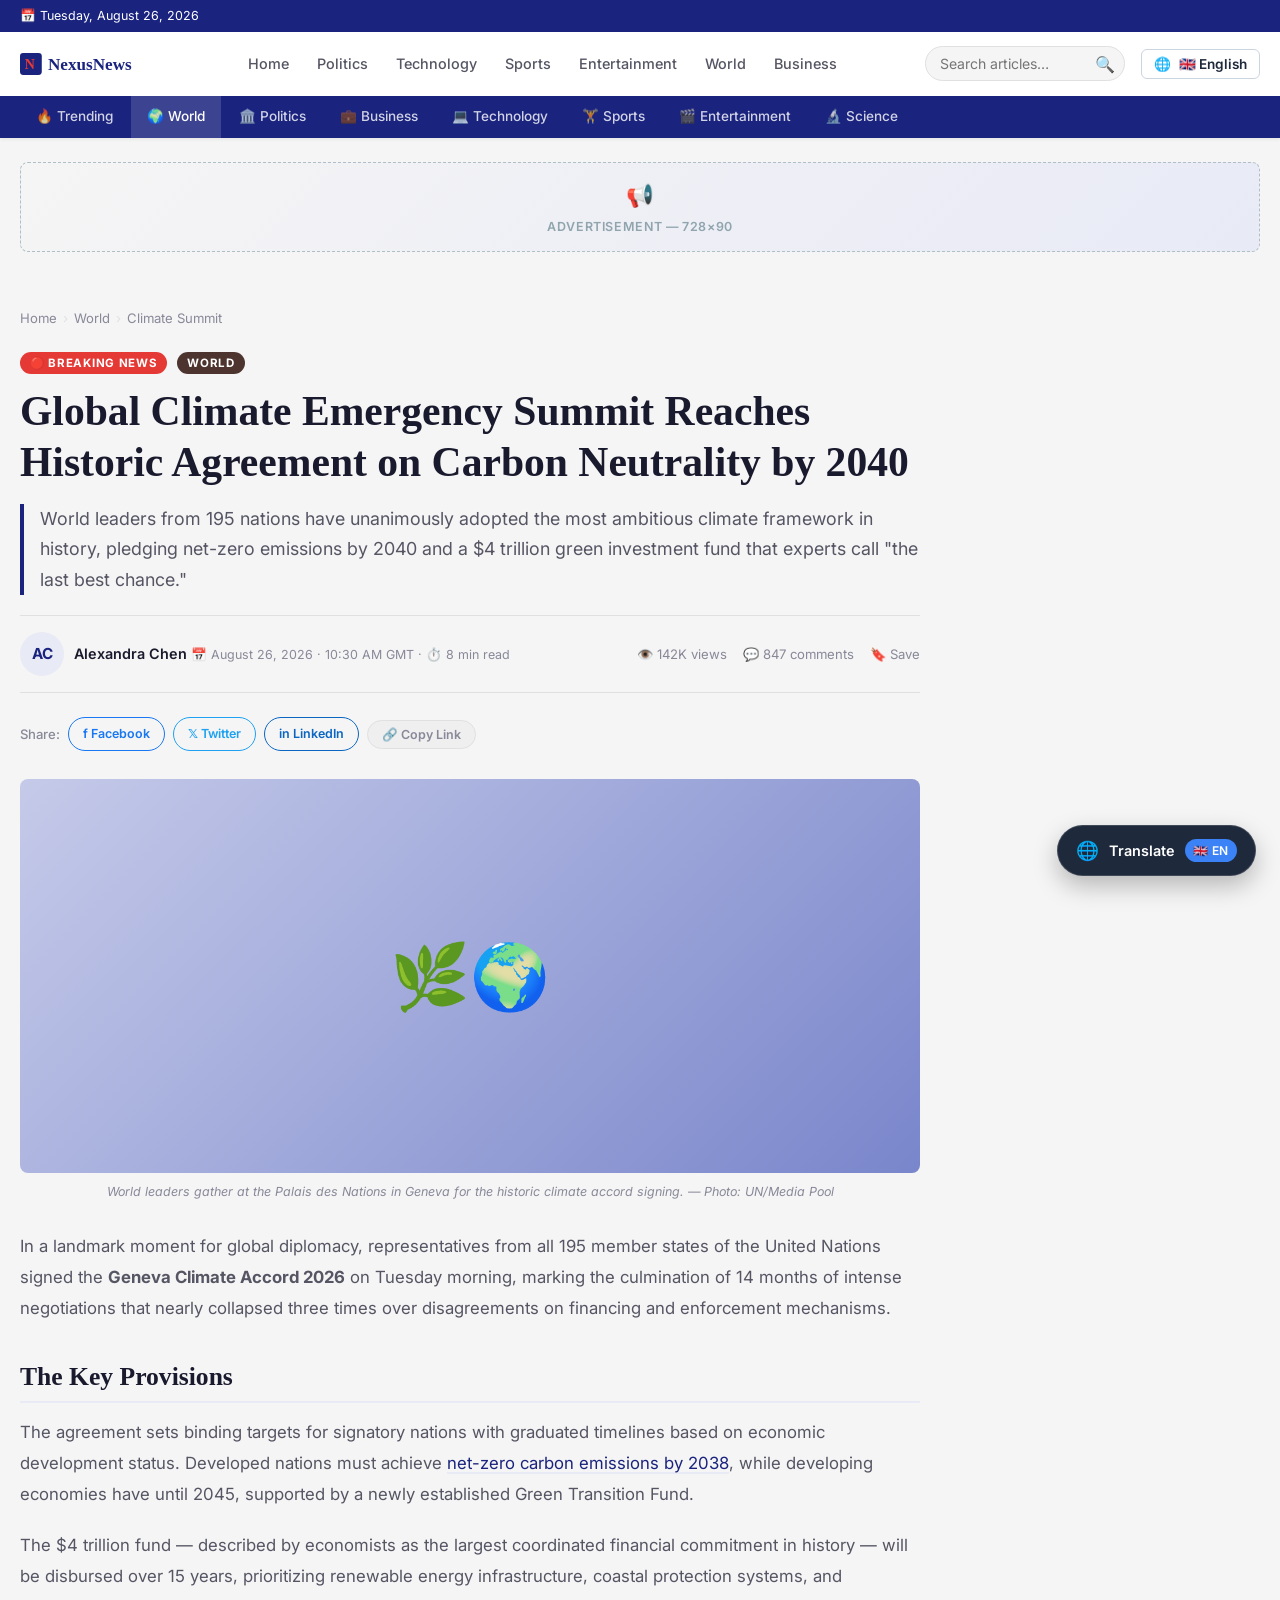
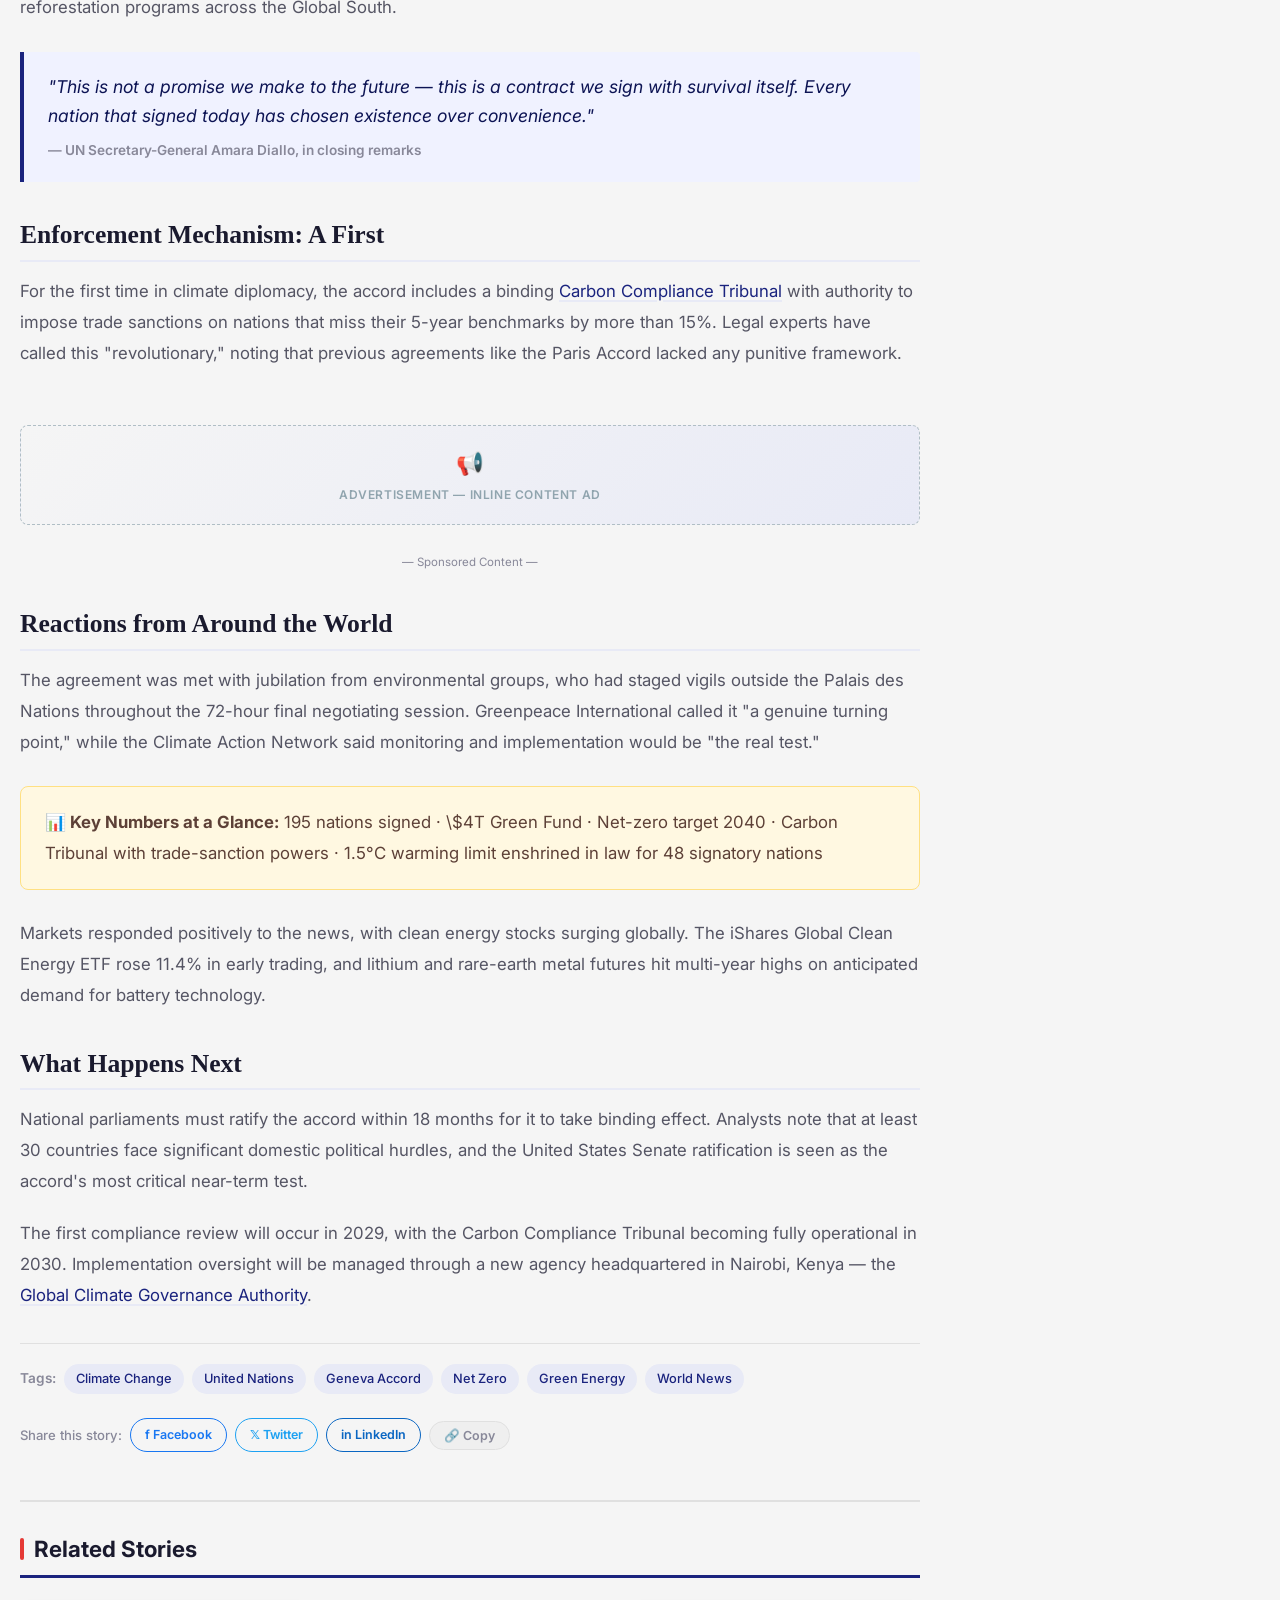
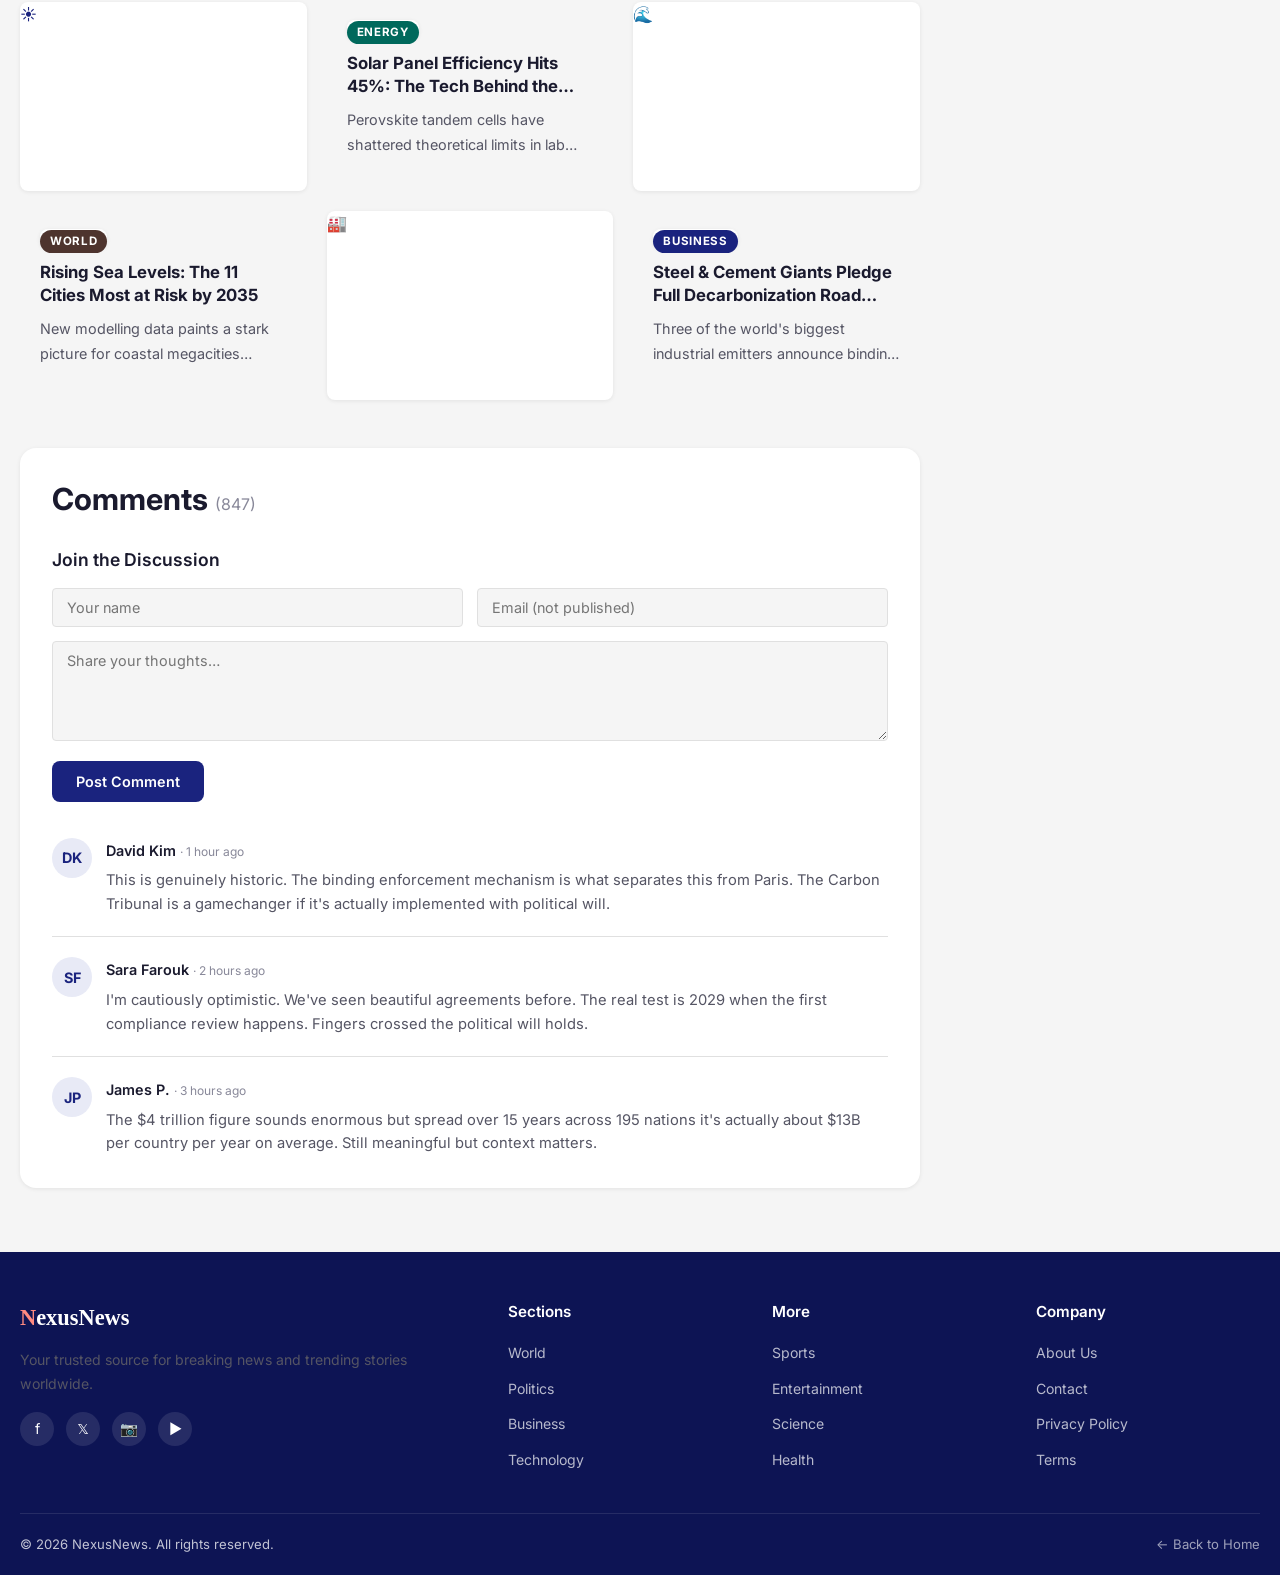
<file: article.html>
<!DOCTYPE html>
<html lang="en">
<head>
  <meta charset="UTF-8" />
  <meta name="viewport" content="width=device-width, initial-scale=1.0" />
  <title>Global Climate Emergency Summit Reaches Historic Agreement — NexusNews</title>
  <meta name="description" content="World leaders from 195 nations have unanimously adopted the most ambitious climate framework in history." />
  <!-- Reading Progress -->
  <style>
    #reading-progress {
      position: fixed; top: 0; left: 0; height: 3px;
      background: var(--accent, #E53935); width: 0;
      z-index: 9999; transition: width .1s linear;
    }
  </style>
  <link rel="stylesheet" href="css/main.css" />
  <link rel="stylesheet" href="css/article.css" />
  <link rel="stylesheet" href="css/templates.css" />
  <link rel="stylesheet" href="css/global-translator.css" />
  <link rel="preconnect" href="https://fonts.googleapis.com" />
  <link href="https://fonts.googleapis.com/css2?family=Inter:wght@400;500;600;700;800&display=swap" rel="stylesheet" />
</head>
<body>

<div id="reading-progress"></div>

<!-- ════════════════════════════════════════════════════════
     SITE HEADER
═══════════════════════════════════════════════════════════ -->
<header class="site-header">
  <div class="top-bar">
    <div class="container">
      <span>📅 Tuesday, August 26, 2026</span>
    </div>
  </div>
  <nav class="navbar">
    <div class="container">
      <a href="index.html" class="logo">
        <img src="assets/logo.svg" alt="NexusNews" width="140" height="36" />
      </a>
      <ul class="nav-links">
        <li><a href="index.html" data-i18n="nav-home">Home</a></li>
        <li><a href="#" data-i18n="nav-politics">Politics</a></li>
        <li><a href="#" data-i18n="nav-tech">Technology</a></li>
        <li><a href="#" data-i18n="nav-sports">Sports</a></li>
        <li><a href="#" data-i18n="nav-entertainment">Entertainment</a></li>
        <li><a href="#" data-i18n="nav-world">World</a></li>
        <li><a href="#" data-i18n="nav-business">Business</a></li>
      </ul>
      <div class="search-wrap">
        <input type="search" class="search-input" placeholder="Search articles…" data-i18n-placeholder="search-placeholder" />
        <button class="search-btn" aria-label="Search">🔍</button>
      </div>
      <button class="navbar-lang-btn" aria-label="Select language">
        <span>🌐</span> <span class="current-lang-label">Language</span>
      </button>
      <button class="hamburger" aria-label="Toggle menu"><span></span><span></span><span></span></button>
    </div>
    <div class="mobile-menu">
      <a href="index.html">Home</a>
      <a href="#">Politics</a><a href="#">Technology</a><a href="#">Sports</a>
      <a href="#">Entertainment</a><a href="#">World</a><a href="#">Business</a>
    </div>
  </nav>
  <nav class="cat-nav">
    <div class="container">
      <a href="index.html">🔥 Trending</a>
      <a href="#" class="active">🌍 World</a>
      <a href="#">🏛️ Politics</a><a href="#">💼 Business</a>
      <a href="#">💻 Technology</a><a href="#">🏋️ Sports</a>
      <a href="#">🎬 Entertainment</a><a href="#">🔬 Science</a>
    </div>
  </nav>
</header>

<!-- ════════════════════════════════════════════════════════
     ARTICLE CONTENT
═══════════════════════════════════════════════════════════ -->
<main>
  <div class="container">

    <!-- Top Banner Ad -->
    <div class="ad-zone ad-zone-banner mt-16 mb-8">
      <span>📢</span> Advertisement — 728×90
    </div>

    <div class="article-layout">

      <!-- ── ARTICLE MAIN ──────────────────────────────── -->
      <article>
        <!-- Breadcrumb -->
        <nav class="breadcrumb" aria-label="Breadcrumb">
          <a href="index.html">Home</a>
          <span class="breadcrumb-sep">›</span>
          <a href="#">World</a>
          <span class="breadcrumb-sep">›</span>
          <span>Climate Summit</span>
        </nav>

        <!-- Article Header -->
        <header class="article-header">
          <div class="article-category">
            <span class="badge badge-breaking">🔴 Breaking News</span>
            <span class="badge badge-world" style="margin-left:6px">World</span>
          </div>

          <h1 class="article-title">
            Global Climate Emergency Summit Reaches Historic Agreement on Carbon Neutrality by 2040
          </h1>

          <p class="article-excerpt">
            World leaders from 195 nations have unanimously adopted the most ambitious climate framework in history, pledging net-zero emissions by 2040 and a $4 trillion green investment fund that experts call "the last best chance."
          </p>

          <!-- Meta Row -->
          <div class="article-meta">
            <div class="article-author">
              <div class="author-avatar-lg">AC</div>
              <div class="author-details">
                <span class="name">Alexandra Chen</span>
                <span class="date">📅 August 26, 2026 · 10:30 AM GMT · ⏱️ 8 min read</span>
              </div>
            </div>
            <div class="article-stats">
              <span>👁️ 142K views</span>
              <span>💬 847 comments</span>
              <span>🔖 Save</span>
            </div>
          </div>

          <!-- Share Bar -->
          <div class="share-bar">
            <span>Share:</span>
            <a href="#" class="share-btn share-facebook">f Facebook</a>
            <a href="#" class="share-btn share-twitter">𝕏 Twitter</a>
            <a href="#" class="share-btn share-linkedin">in LinkedIn</a>
            <button class="share-btn share-copy" onclick="navigator.clipboard.writeText(location.href);this.textContent='✓ Copied!'">🔗 Copy Link</button>
          </div>
        </header>

        <!-- Hero Image -->
        <div class="article-hero-img" role="img" aria-label="World leaders at the Geneva Climate Summit">
          🌿🌍
        </div>
        <p class="article-img-caption">
          World leaders gather at the Palais des Nations in Geneva for the historic climate accord signing. — Photo: UN/Media Pool
        </p>

        <!-- Article Body -->
        <div class="article-body">
          <p>
            In a landmark moment for global diplomacy, representatives from all 195 member states of the United Nations signed the <strong>Geneva Climate Accord 2026</strong> on Tuesday morning, marking the culmination of 14 months of intense negotiations that nearly collapsed three times over disagreements on financing and enforcement mechanisms.
          </p>

          <h2>The Key Provisions</h2>
          <p>
            The agreement sets binding targets for signatory nations with graduated timelines based on economic development status. Developed nations must achieve <a href="#">net-zero carbon emissions by 2038</a>, while developing economies have until 2045, supported by a newly established Green Transition Fund.
          </p>

          <p>
            The $4 trillion fund — described by economists as the largest coordinated financial commitment in history — will be disbursed over 15 years, prioritizing renewable energy infrastructure, coastal protection systems, and reforestation programs across the Global South.
          </p>

          <blockquote>
            "This is not a promise we make to the future — this is a contract we sign with survival itself. Every nation that signed today has chosen existence over convenience."
            <cite>— UN Secretary-General Amara Diallo, in closing remarks</cite>
          </blockquote>

          <h2>Enforcement Mechanism: A First</h2>
          <p>
            For the first time in climate diplomacy, the accord includes a binding <a href="#">Carbon Compliance Tribunal</a> with authority to impose trade sanctions on nations that miss their 5-year benchmarks by more than 15%. Legal experts have called this "revolutionary," noting that previous agreements like the Paris Accord lacked any punitive framework.
          </p>

          <!-- In-article Ad -->
          <div class="inline-ad">
            <div class="ad-zone" style="width:100%;height:100px">
              <span>📢</span> Advertisement — Inline Content Ad
            </div>
            <small>— Sponsored Content —</small>
          </div>

          <h2>Reactions from Around the World</h2>
          <p>
            The agreement was met with jubilation from environmental groups, who had staged vigils outside the Palais des Nations throughout the 72-hour final negotiating session. Greenpeace International called it "a genuine turning point," while the Climate Action Network said monitoring and implementation would be "the real test."
          </p>

          <div class="highlight-box">
            <p>
              <strong>📊 Key Numbers at a Glance:</strong> 195 nations signed · \$4T Green Fund · Net-zero target 2040 · Carbon Tribunal with trade-sanction powers · 1.5°C warming limit enshrined in law for 48 signatory nations
            </p>
          </div>

          <p>
            Markets responded positively to the news, with clean energy stocks surging globally. The iShares Global Clean Energy ETF rose 11.4% in early trading, and lithium and rare-earth metal futures hit multi-year highs on anticipated demand for battery technology.
          </p>

          <h2>What Happens Next</h2>
          <p>
            National parliaments must ratify the accord within 18 months for it to take binding effect. Analysts note that at least 30 countries face significant domestic political hurdles, and the United States Senate ratification is seen as the accord's most critical near-term test.
          </p>

          <p>
            The first compliance review will occur in 2029, with the Carbon Compliance Tribunal becoming fully operational in 2030. Implementation oversight will be managed through a new agency headquartered in Nairobi, Kenya — the <a href="#">Global Climate Governance Authority</a>.
          </p>
        </div><!-- /article-body -->

        <!-- Tags -->
        <div class="article-tags">
          <span>Tags:</span>
          <a href="#" class="tag-link">Climate Change</a>
          <a href="#" class="tag-link">United Nations</a>
          <a href="#" class="tag-link">Geneva Accord</a>
          <a href="#" class="tag-link">Net Zero</a>
          <a href="#" class="tag-link">Green Energy</a>
          <a href="#" class="tag-link">World News</a>
        </div>

        <!-- Share Bar (bottom) -->
        <div class="share-bar mt-16">
          <span>Share this story:</span>
          <a href="#" class="share-btn share-facebook">f Facebook</a>
          <a href="#" class="share-btn share-twitter">𝕏 Twitter</a>
          <a href="#" class="share-btn share-linkedin">in LinkedIn</a>
          <button class="share-btn share-copy" onclick="navigator.clipboard.writeText(location.href);this.textContent='✓ Copied!'">🔗 Copy</button>
        </div>

        <!-- Related Articles -->
        <section class="related-section">
          <div class="section-header">
            <h2>Related Stories</h2>
          </div>
          <div class="related-grid">
            <a href="article.html" class="card" style="text-decoration:none">
              <div class="card-img-wrap"><div class="card-img-icon">☀️</div></div>
              <div class="card-body">
                <span class="badge badge-tech" style="margin-bottom:8px">Energy</span>
                <h3 class="card-title" style="margin-top:0"><a href="article.html">Solar Panel Efficiency Hits 45%: The Tech Behind the Breakthrough</a></h3>
                <p class="card-excerpt">Perovskite tandem cells have shattered theoretical limits in lab conditions.</p>
              </div>
            </a>
            <a href="article.html" class="card" style="text-decoration:none">
              <div class="card-img-wrap"><div class="card-img-icon">🌊</div></div>
              <div class="card-body">
                <span class="badge badge-world" style="margin-bottom:8px">World</span>
                <h3 class="card-title" style="margin-top:0"><a href="article.html">Rising Sea Levels: The 11 Cities Most at Risk by 2035</a></h3>
                <p class="card-excerpt">New modelling data paints a stark picture for coastal megacities worldwide.</p>
              </div>
            </a>
            <a href="article.html" class="card" style="text-decoration:none">
              <div class="card-img-wrap"><div class="card-img-icon">🏭</div></div>
              <div class="card-body">
                <span class="badge badge-primary" style="margin-bottom:8px">Business</span>
                <h3 class="card-title" style="margin-top:0"><a href="article.html">Steel &amp; Cement Giants Pledge Full Decarbonization Road Maps</a></h3>
                <p class="card-excerpt">Three of the world's biggest industrial emitters announce binding transition plans.</p>
              </div>
            </a>
          </div>
        </section>

        <!-- Comments -->
        <section class="comments-section">
          <header class="comments-header">
            <h2>Comments <span style="color:var(--text-muted);font-weight:400;font-size:1rem">(847)</span></h2>
          </header>

          <div class="comment-form">
            <h3>Join the Discussion</h3>
            <div class="form-row">
              <input type="text"  class="form-input" placeholder="Your name" />
              <input type="email" class="form-input" placeholder="Email (not published)" />
            </div>
            <textarea class="form-input form-textarea" placeholder="Share your thoughts…" style="margin-bottom:12px"></textarea>
            <button class="btn btn-primary">Post Comment</button>
          </div>

          <div class="comment-list">
            <div class="comment-item">
              <div class="comment-avatar">DK</div>
              <div class="comment-body-inner">
                <span class="comment-author">David Kim</span>
                <span class="comment-date"> · 1 hour ago</span>
                <p>This is genuinely historic. The binding enforcement mechanism is what separates this from Paris. The Carbon Tribunal is a gamechanger if it's actually implemented with political will.</p>
              </div>
            </div>
            <div class="comment-item">
              <div class="comment-avatar">SF</div>
              <div class="comment-body-inner">
                <span class="comment-author">Sara Farouk</span>
                <span class="comment-date"> · 2 hours ago</span>
                <p>I'm cautiously optimistic. We've seen beautiful agreements before. The real test is 2029 when the first compliance review happens. Fingers crossed the political will holds.</p>
              </div>
            </div>
            <div class="comment-item">
              <div class="comment-avatar">JP</div>
              <div class="comment-body-inner">
                <span class="comment-author">James P.</span>
                <span class="comment-date"> · 3 hours ago</span>
                <p>The $4 trillion figure sounds enormous but spread over 15 years across 195 nations it's actually about $13B per country per year on average. Still meaningful but context matters.</p>
              </div>
            </div>
          </div>
        </section>

      </article>

      <!-- ── ARTICLE SIDEBAR ──────────────────────────── -->
      <aside class="article-sidebar">
        <div class="sidebar-sticky">

          <!-- Sticky Ad -->
          <div class="ad-zone ad-zone-sidebar">
            <span>📢</span> Advertisement <small>300×250</small>
          </div>

          <!-- Most Read -->
          <div class="sidebar-widget">
            <h3 class="widget-title">Most Read Today</h3>
            <ol class="popular-list">
              <li class="popular-item">
                <span class="popular-num">1</span>
                <div class="popular-text"><a href="article.html">Climate Accord: Full Text Breakdown</a><small>98K reads</small></div>
              </li>
              <li class="popular-item">
                <span class="popular-num">2</span>
                <div class="popular-text"><a href="article.html">Rate Cut: What It Means for Mortgages</a><small>76K reads</small></div>
              </li>
              <li class="popular-item">
                <span class="popular-num">3</span>
                <div class="popular-text"><a href="article.html">AI Robot Passes Medical Boards</a><small>61K reads</small></div>
              </li>
              <li class="popular-item">
                <span class="popular-num">4</span>
                <div class="popular-text"><a href="article.html">Championship Final Recap</a><small>48K reads</small></div>
              </li>
            </ol>
          </div>

          <!-- Newsletter -->
          <div class="sidebar-widget">
            <h3 class="widget-title">Daily Briefing</h3>
            <div class="newsletter-form">
              <p>Top 5 stories in your inbox every morning.</p>
              <input type="email" class="newsletter-input" placeholder="your@email.com" />
              <button class="btn btn-primary" style="width:100%;justify-content:center;margin-top:4px">Subscribe →</button>
            </div>
          </div>

          <div class="ad-zone" style="height:180px">
            <span>📢</span> Advertisement <small>300×180</small>
          </div>

        </div>
      </aside>

    </div><!-- /article-layout -->
  </div><!-- /container -->
</main>

<!-- Footer -->
<footer class="site-footer">
  <div class="container">
    <div class="footer-grid">
      <div class="footer-brand">
        <span class="logo-text"><span>N</span>exusNews</span>
        <p style="margin-top:12px">Your trusted source for breaking news and trending stories worldwide.</p>
        <div class="social-links" style="margin-top:16px">
          <a href="#">f</a><a href="#">𝕏</a><a href="#">📷</a><a href="#">▶</a>
        </div>
      </div>
      <div class="footer-col"><h4>Sections</h4><ul>
        <li><a href="#">World</a></li><li><a href="#">Politics</a></li>
        <li><a href="#">Business</a></li><li><a href="#">Technology</a></li>
      </ul></div>
      <div class="footer-col"><h4>More</h4><ul>
        <li><a href="#">Sports</a></li><li><a href="#">Entertainment</a></li>
        <li><a href="#">Science</a></li><li><a href="#">Health</a></li>
      </ul></div>
      <div class="footer-col"><h4>Company</h4><ul>
        <li><a href="#">About Us</a></li><li><a href="#">Contact</a></li>
        <li><a href="#">Privacy Policy</a></li><li><a href="#">Terms</a></li>
      </ul></div>
    </div>
    <div class="footer-bottom">
      <span>© 2026 NexusNews. All rights reserved.</span>
      <a href="index.html" style="color:rgba(255,255,255,.6);font-size:.82rem">← Back to Home</a>
    </div>
  </div>
</footer>

<script src="js/main.js"></script>
<script src="js/global-translator.js"></script>
</body>
</html>
</file>
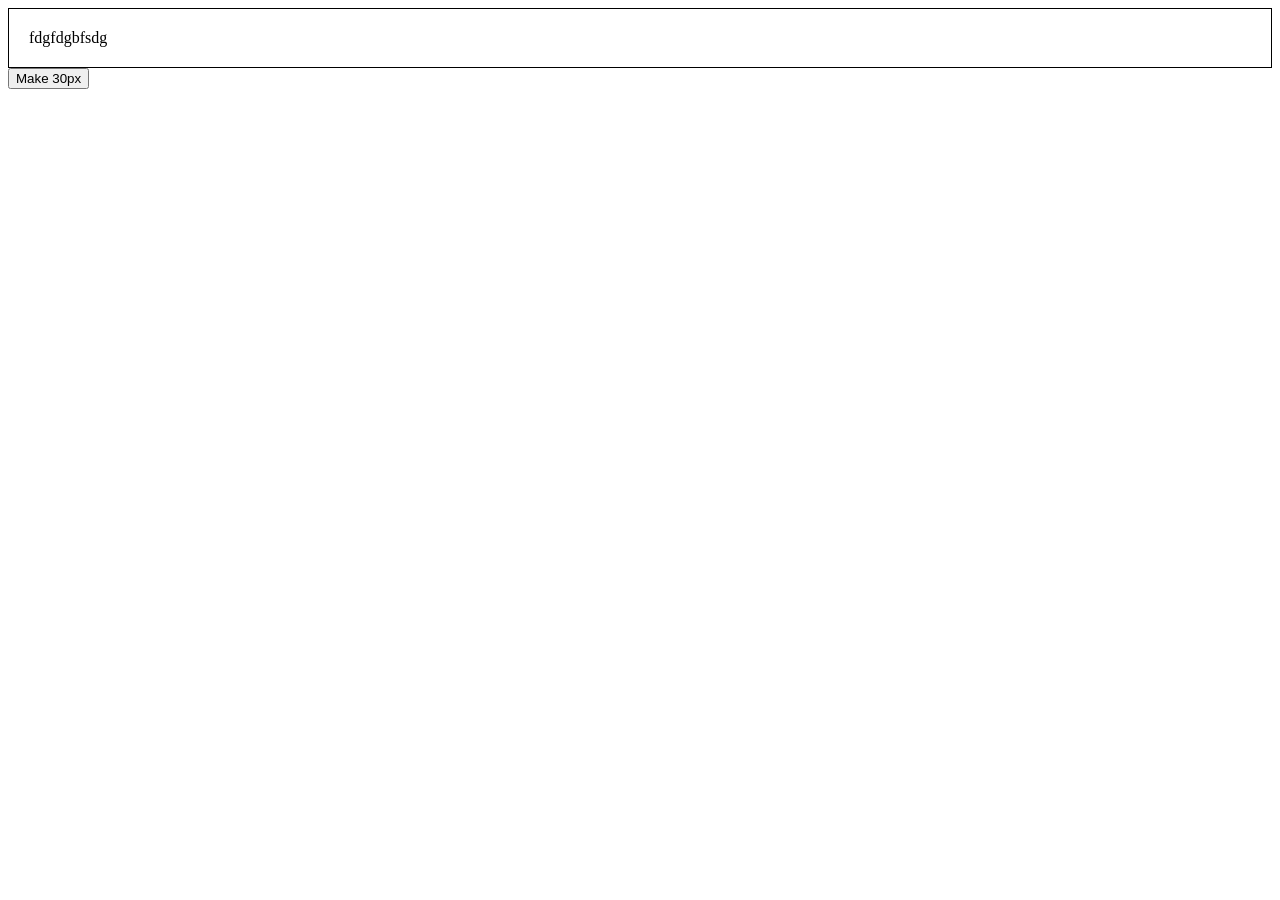
<file: test-toast.html>
<!DOCTYPE html>
<html>
<body>
<div id="main-canvas" contenteditable="true" style="border: 1px solid black; padding: 20px;">
    fdgfdgbfsdg
</div>
<button id="btn">Make 30px</button>
<script>
    function debugToast(msg) {
        let toast = document.getElementById('debug-toast');
        if (!toast) {
            toast = document.createElement('div');
            toast.id = 'debug-toast';
            toast.style = 'position:fixed; bottom:20px; left:20px; background:rgba(0,0,0,0.8); color:white; padding:10px; border-radius:4px; z-index:99999; font-size:12px; max-width: 400px; word-wrap: break-word;';
            document.body.appendChild(toast);
        }
        toast.innerText = msg;
    }
    
    document.getElementById('btn').addEventListener('click', (e) => {
        debugToast('Hello world');
    });
</script>
</body>
</html>
</file>
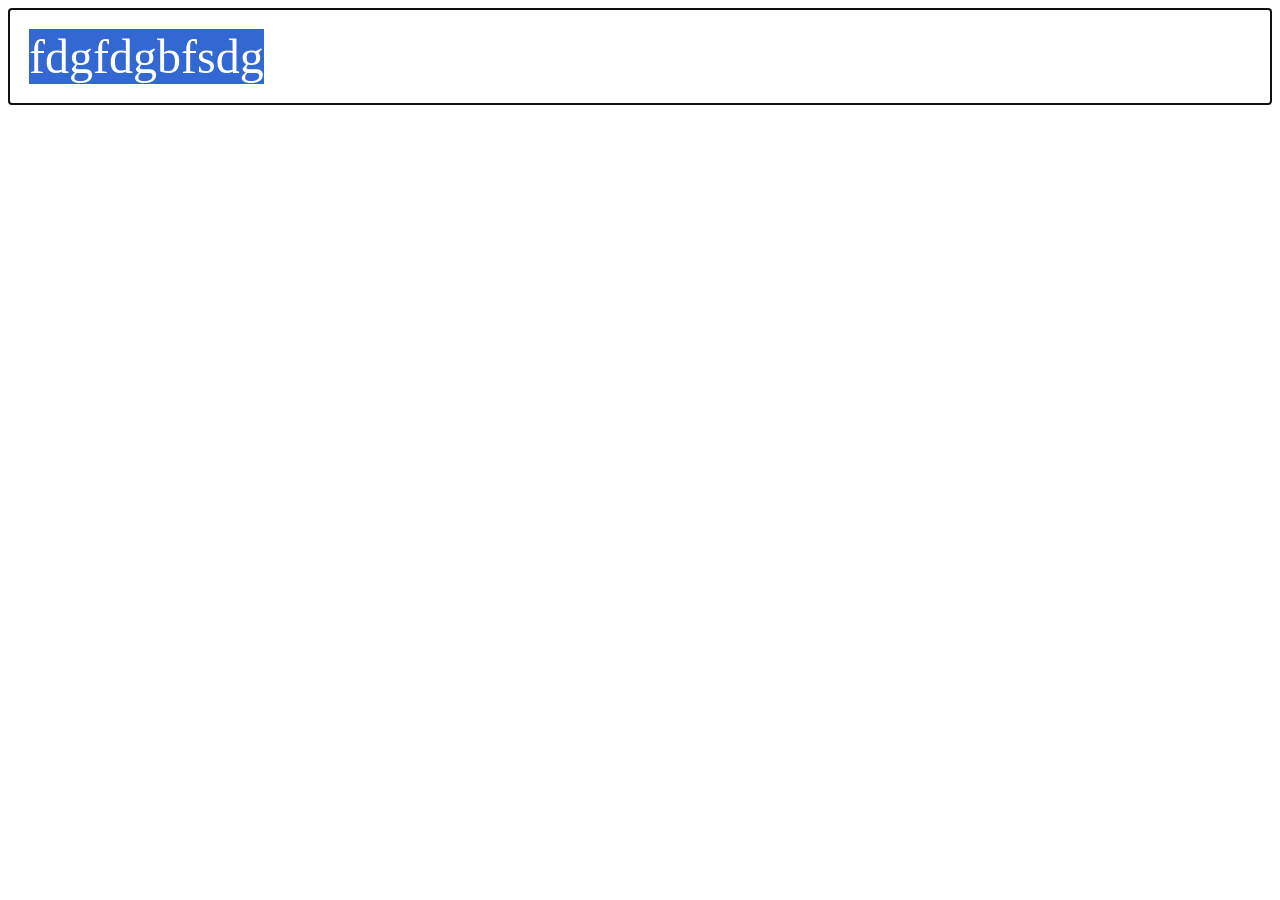
<file: test.html>
<!DOCTYPE html>
<html>
<body>
<div id="main-canvas" contenteditable="true" style="border: 1px solid black; padding: 20px;">
    fdgfdgbfsdg
</div>
<script>
    const canvas = document.getElementById('main-canvas');
    canvas.focus();
    const sel = window.getSelection();
    const range = document.createRange();
    range.selectNodeContents(canvas.firstChild);
    sel.removeAllRanges();
    sel.addRange(range);

    document.execCommand('styleWithCSS', false, false);
    document.execCommand('fontSize', false, '7');
    console.log("HTML:", canvas.innerHTML);
</script>
</body>
</html>
</file>
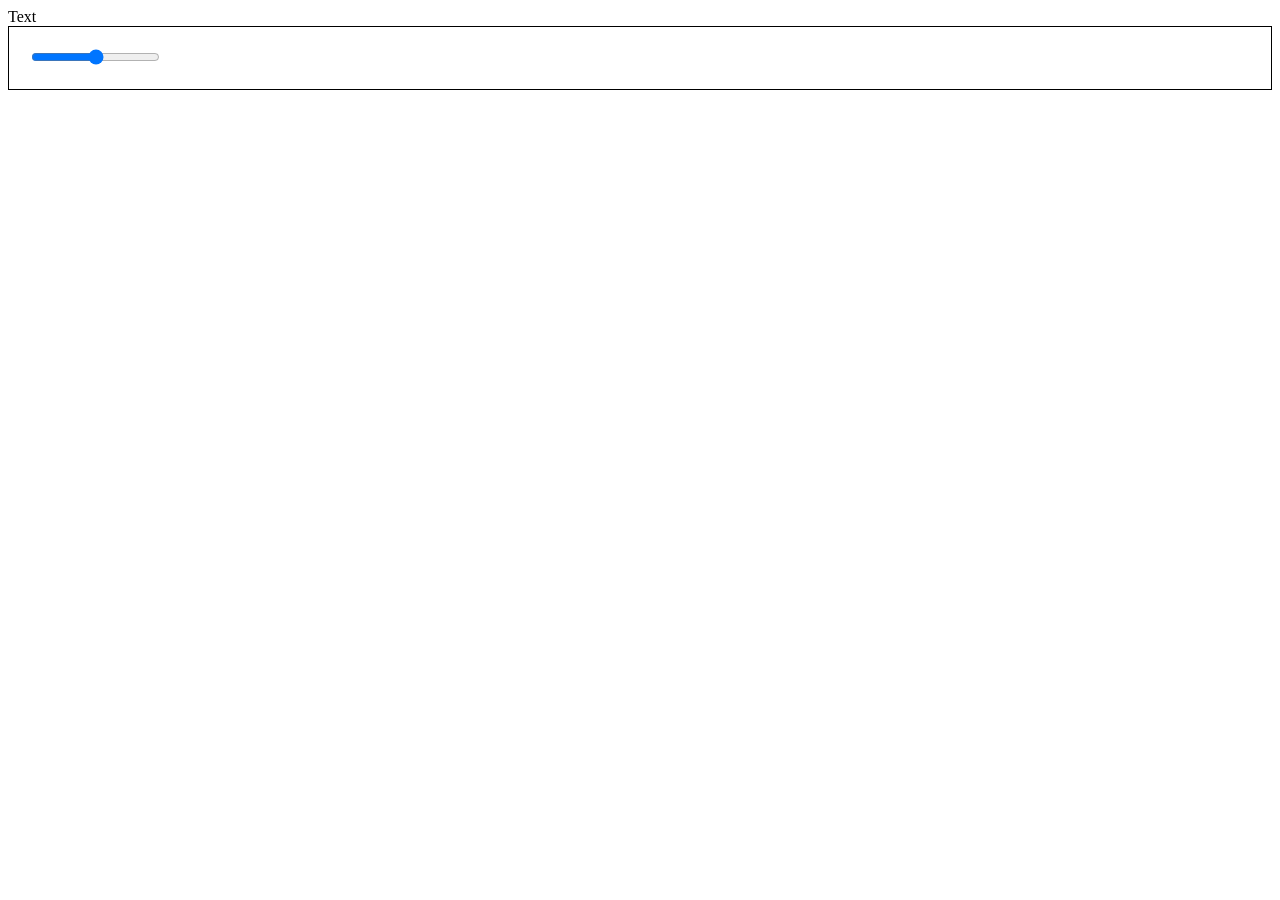
<file: test_slider.html>
<!DOCTYPE html>
<html>
<body>
  <div id="editable" contenteditable="true">Text</div>
  <div id="panel" style="padding:20px; border:1px solid black;">
    <input type="range" id="slider" min="1" max="100" />
  </div>
  <script>
    document.getElementById('panel').addEventListener('mousedown', e => {
       if(e.target.tagName === 'INPUT') e.preventDefault();
    });
    document.getElementById('slider').addEventListener('input', e => {
       document.getElementById('editable').style.fontSize = e.target.value + 'px';
    });
  </script>
</body>
</html>
</file>
<file: css/main.css>
/* ============================================================
   NEXUSNEWS — Global Stylesheet
   Design Tokens · Reset · Typography · Utilities · Header · Footer
   ============================================================ */

/* ── 1. Design Tokens ─────────────────────────────────────── */
:root {
  --primary:        #1A237E;
  --primary-dark:   #0D1454;
  --primary-light:  #e8eaf6;
  --accent:         #E53935;
  --accent-dark:    #b71c1c;
  --bg:             #F5F5F5;
  --surface:        #FFFFFF;
  --surface-2:      #F0F2FF;
  --text-primary:   #1A1A2E;
  --text-secondary: #555564;
  --text-muted:     #888899;
  --border:         #E0E0E0;
  --shadow-sm:      0 1px 4px rgba(0,0,0,.08);
  --shadow-md:      0 4px 16px rgba(0,0,0,.12);
  --shadow-lg:      0 8px 32px rgba(0,0,0,.16);
  --radius-sm:      4px;
  --radius-md:      8px;
  --radius-lg:      16px;
  --nav-h:          64px;
  --sidebar-w:      240px;
  --transition:     .2s ease;
  --font-sans:      'Inter', 'Segoe UI', system-ui, sans-serif;
  --font-serif:     'Georgia', 'Times New Roman', serif;
  --max-w:          1280px;
}

/* ── 2. Reset ─────────────────────────────────────────────── */
*, *::before, *::after { box-sizing: border-box; margin: 0; padding: 0; }
html { scroll-behavior: smooth; font-size: 16px; }
body {
  font-family: var(--font-sans);
  background: var(--bg);
  color: var(--text-primary);
  line-height: 1.6;
  -webkit-font-smoothing: antialiased;
}
img, video { display: block; max-width: 100%; height: auto; }
a { color: var(--primary); text-decoration: none; }
a:hover { color: var(--primary-dark); }
button { cursor: pointer; font-family: inherit; }
ul, ol { list-style: none; }
input, select, textarea, button { font-family: inherit; }

/* ── 3. Typography Scale ──────────────────────────────────── */
h1 { font-size: clamp(1.8rem, 4vw, 2.8rem); font-weight: 800; line-height: 1.2; font-family: var(--font-serif); }
h2 { font-size: clamp(1.3rem, 2.5vw, 1.9rem); font-weight: 700; line-height: 1.3; }
h3 { font-size: clamp(1.1rem, 2vw, 1.4rem); font-weight: 600; line-height: 1.4; }
h4 { font-size: 1.05rem; font-weight: 600; }
p  { font-size: 1rem;     line-height: 1.75; color: var(--text-secondary); }

/* ── 4. Layout Utilities ──────────────────────────────────── */
.container {
  width: 100%;
  max-width: var(--max-w);
  margin: 0 auto;
  padding: 0 20px;
}
.grid-2 { display: grid; grid-template-columns: repeat(2, 1fr); gap: 24px; }
.grid-3 { display: grid; grid-template-columns: repeat(3, 1fr); gap: 24px; }
.grid-4 { display: grid; grid-template-columns: repeat(4, 1fr); gap: 24px; }
.flex    { display: flex; }
.flex-center { display: flex; align-items: center; justify-content: center; }
.flex-between { display: flex; align-items: center; justify-content: space-between; }
.gap-8  { gap: 8px; }
.gap-12 { gap: 12px; }
.gap-16 { gap: 16px; }
.gap-24 { gap: 24px; }
.mt-8   { margin-top: 8px; }
.mt-16  { margin-top: 16px; }
.mt-24  { margin-top: 24px; }
.mt-32  { margin-top: 32px; }
.mb-24  { margin-bottom: 24px; }
.section { padding: 48px 0; }
.section-sm { padding: 32px 0; }
.text-center { text-align: center; }
.text-muted  { color: var(--text-muted); font-size: .875rem; }

/* ── 5. Badges ────────────────────────────────────────────── */
.badge {
  display: inline-block;
  padding: 2px 10px;
  border-radius: 50px;
  font-size: .72rem;
  font-weight: 700;
  letter-spacing: .06em;
  text-transform: uppercase;
}
.badge-breaking  { background: var(--accent);   color: #fff; }
.badge-trending  { background: #FF8F00;          color: #fff; }
.badge-primary   { background: var(--primary);   color: #fff; }
.badge-politics  { background: #1565C0;          color: #fff; }
.badge-tech      { background: #00695C;          color: #fff; }
.badge-sports    { background: #2E7D32;          color: #fff; }
.badge-entertainment { background: #6A1B9A;      color: #fff; }
.badge-world     { background: #4E342E;          color: #fff; }

/* ── 6. Buttons ───────────────────────────────────────────── */
.btn {
  display: inline-flex;
  align-items: center;
  gap: 6px;
  padding: 10px 22px;
  border-radius: var(--radius-md);
  font-weight: 600;
  font-size: .9rem;
  border: 2px solid transparent;
  transition: background var(--transition), color var(--transition), transform var(--transition);
}
.btn:active { transform: scale(.97); }
.btn-primary { background: var(--primary); color: #fff; }
.btn-primary:hover { background: var(--primary-dark); color: #fff; }
.btn-accent  { background: var(--accent);  color: #fff; }
.btn-accent:hover { background: var(--accent-dark); color: #fff; }
.btn-outline { background: transparent; border-color: var(--primary); color: var(--primary); }
.btn-outline:hover { background: var(--primary); color: #fff; }
.btn-sm { padding: 6px 14px; font-size: .8rem; }

/* ── 7. Card Base ─────────────────────────────────────────── */
.card {
  background: var(--surface);
  border-radius: var(--radius-md);
  overflow: hidden;
  box-shadow: var(--shadow-sm);
  transition: box-shadow var(--transition), transform var(--transition);
}
.card:hover {
  box-shadow: var(--shadow-md);
  transform: translateY(-2px);
}
.card-img {
  width: 100%;
  aspect-ratio: 16/9;
  object-fit: cover;
  background: linear-gradient(135deg, #c5cae9, #9fa8da);
  display: flex;
  align-items: center;
  justify-content: center;
  color: #7986cb;
  font-size: 2.5rem;
}
.card-body { padding: 16px 20px 20px; }
.card-meta {
  display: flex;
  align-items: center;
  gap: 10px;
  margin-bottom: 8px;
  flex-wrap: wrap;
}
.card-title {
  font-size: 1.05rem;
  font-weight: 700;
  line-height: 1.4;
  margin: 6px 0 8px;
  display: -webkit-box;
  -webkit-line-clamp: 2;
  -webkit-box-orient: vertical;
  overflow: hidden;
}
.card-title a { color: var(--text-primary); }
.card-title a:hover { color: var(--primary); }
.card-excerpt { font-size: .9rem; color: var(--text-secondary); margin-bottom: 14px;
  display: -webkit-box; -webkit-line-clamp: 2; -webkit-box-orient: vertical; overflow: hidden; }
.card-footer { display: flex; align-items: center; justify-content: space-between; }
.author-info { display: flex; align-items: center; gap: 8px; }
.author-avatar {
  width: 28px; height: 28px; border-radius: 50%;
  background: var(--primary-light);
  display: flex; align-items: center; justify-content: center;
  font-size: .7rem; font-weight: 700; color: var(--primary);
}
.read-more {
  font-size: .82rem; font-weight: 600; color: var(--primary);
  display: flex; align-items: center; gap: 4px;
}
.read-more::after { content: '→'; transition: transform var(--transition); }
.read-more:hover::after { transform: translateX(3px); }

/* ── 8. Ad Placeholder ────────────────────────────────────── */
.ad-zone {
  background: linear-gradient(135deg, #f5f5f5, #e8eaf6);
  border: 1.5px dashed #b0bec5;
  border-radius: var(--radius-md);
  display: flex;
  flex-direction: column;
  align-items: center;
  justify-content: center;
  color: #90a4ae;
  font-size: .78rem;
  font-weight: 600;
  letter-spacing: .05em;
  text-transform: uppercase;
  gap: 4px;
  min-height: 90px;
  height: auto;
  overflow: visible;
  margin-top: 24px;
  margin-bottom: 24px;
}
.ad-zone-banner { min-height: 90px; }
.ad-zone-sidebar { min-height: 250px; }
.ad-zone span { font-size: 1.4rem; }

/* ── 9. Section Header ────────────────────────────────────── */
.section-header {
  display: flex;
  align-items: center;
  justify-content: space-between;
  margin-bottom: 24px;
  padding-bottom: 12px;
  border-bottom: 3px solid var(--primary);
}
.section-header h2 {
  font-size: 1.4rem;
  position: relative;
  padding-left: 14px;
}
.section-header h2::before {
  content: '';
  position: absolute;
  left: 0; top: 50%;
  transform: translateY(-50%);
  width: 4px; height: 22px;
  background: var(--accent);
  border-radius: 2px;
}

/* ── 10. Navigation (Global) ──────────────────────────────── */
.site-header {
  position: sticky;
  top: 0;
  z-index: 1000;
  background: var(--surface);
  box-shadow: var(--shadow-sm);
  transition: box-shadow var(--transition);
}
.site-header.scrolled { box-shadow: var(--shadow-md); }

.top-bar {
  background: var(--primary);
  color: #fff;
  font-size: .78rem;
  padding: 6px 0;
}
.top-bar .container { display: flex; justify-content: space-between; align-items: center; }
.top-bar a { color: rgba(255,255,255,.85); }
.top-bar a:hover { color: #fff; }

.navbar {
  height: var(--nav-h);
  display: flex;
  align-items: center;
}
.navbar .container { display: flex; align-items: center; gap: 16px; width: 100%; }

.logo {
  display: flex;
  align-items: center;
  gap: 8px;
  text-decoration: none;
  flex-shrink: 0;
}
.logo img { height: 36px; }
.logo-text {
  font-family: var(--font-serif);
  font-size: 1.4rem;
  font-weight: 800;
  color: var(--primary);
}
.logo-text span { color: var(--accent); }

.nav-links {
  display: flex;
  gap: 4px;
  margin: 0 auto;
}
.nav-links a {
  padding: 6px 12px;
  border-radius: var(--radius-sm);
  font-size: .9rem;
  font-weight: 500;
  color: var(--text-secondary);
  transition: background var(--transition), color var(--transition);
}
.nav-links a:hover,
.nav-links a.active {
  background: var(--primary-light);
  color: var(--primary);
}

/* Search */
.search-wrap {
  position: relative;
  flex-shrink: 0;
}
.search-input {
  width: 200px;
  padding: 8px 36px 8px 14px;
  border: 1.5px solid var(--border);
  border-radius: 50px;
  font-size: .88rem;
  outline: none;
  transition: border-color var(--transition), width var(--transition);
  background: var(--bg);
}
.search-input:focus { border-color: var(--primary); width: 260px; }
.search-btn {
  position: absolute;
  right: 10px; top: 50%;
  transform: translateY(-50%);
  background: none; border: none;
  color: var(--text-muted); font-size: 1rem;
  padding: 0;
}

/* Language Selector */
.lang-select {
  padding: 7px 10px;
  border: 1.5px solid var(--border);
  border-radius: var(--radius-sm);
  font-size: .85rem;
  background: var(--surface);
  color: var(--text-secondary);
  cursor: pointer;
  outline: none;
}
.lang-select:focus { border-color: var(--primary); }

/* Hamburger & Mobile Menu (Desktop defaults) */
.hamburger {
  display: none;
  flex-direction: column;
  gap: 5px;
  background: none;
  border: none;
  padding: 4px;
  margin-left: auto;
}
.mobile-menu {
  display: none;
}
.hamburger span {
  display: block; width: 24px; height: 2px;
  background: var(--text-primary);
  border-radius: 2px;
  transition: transform var(--transition), opacity var(--transition);
}
.hamburger.open span:nth-child(1) { transform: translateY(7px) rotate(45deg); }
.hamburger.open span:nth-child(2) { opacity: 0; }
.hamburger.open span:nth-child(3) { transform: translateY(-7px) rotate(-45deg); }

/* Category Nav */
.cat-nav {
  background: var(--primary);
  overflow-x: auto;
  scrollbar-width: none;
}
.cat-nav::-webkit-scrollbar { display: none; }
.cat-nav .container { display: flex; gap: 2px; }
.cat-nav a {
  display: block;
  padding: 10px 16px;
  color: rgba(255,255,255,.8);
  font-size: .85rem;
  font-weight: 500;
  white-space: nowrap;
  transition: background var(--transition), color var(--transition);
}
.cat-nav a:hover, .cat-nav a.active {
  background: rgba(255,255,255,.15);
  color: #fff;
}

/* Breaking ticker */
.ticker-wrap {
  background: var(--accent);
  padding: 8px 0;
  overflow: hidden;
}
.ticker-inner { display: flex; align-items: center; gap: 0; }
.ticker-label {
  background: var(--accent-dark);
  color: #fff;
  font-size: .78rem;
  font-weight: 700;
  letter-spacing: .08em;
  text-transform: uppercase;
  padding: 2px 14px;
  white-space: nowrap;
  flex-shrink: 0;
}
.ticker-track {
  display: flex;
  gap: 48px;
  animation: ticker-scroll 40s linear infinite;
  white-space: nowrap;
}
.ticker-track a { color: #fff; font-size: .85rem; font-weight: 500; }
.ticker-track a:hover { text-decoration: underline; }
@keyframes ticker-scroll {
  0%   { transform: translateX(0); }
  100% { transform: translateX(-50%); }
}

/* ── 11. Footer ───────────────────────────────────────────── */
.site-footer {
  background: var(--primary-dark);
  color: rgba(255,255,255,.75);
  padding: 48px 0 0;
  margin-top: 64px;
}
.footer-grid {
  display: grid;
  grid-template-columns: 2fr 1fr 1fr 1fr;
  gap: 40px;
  padding-bottom: 40px;
}
.footer-brand p { font-size: .88rem; margin-top: 12px; line-height: 1.7; }
.footer-brand .logo-text { color: #fff; }
.footer-brand .logo-text span { color: #ff8a80; }
.footer-col h4 { color: #fff; margin-bottom: 16px; font-size: .95rem; }
.footer-col ul { display: flex; flex-direction: column; gap: 10px; }
.footer-col a { color: rgba(255,255,255,.7); font-size: .88rem; transition: color var(--transition); }
.footer-col a:hover { color: #fff; }
.footer-bottom {
  border-top: 1px solid rgba(255,255,255,.1);
  padding: 20px 0;
  display: flex;
  justify-content: space-between;
  align-items: center;
  font-size: .82rem;
}
.social-links { display: flex; gap: 12px; }
.social-links a {
  width: 34px; height: 34px;
  border-radius: 50%;
  background: rgba(255,255,255,.1);
  color: #fff;
  display: flex; align-items: center; justify-content: center;
  font-size: .9rem;
  transition: background var(--transition);
}
.social-links a:hover { background: var(--accent); }

/* ── 12. Responsive ───────────────────────────────────────── */
@media (max-width: 1024px) {
  .grid-4 { grid-template-columns: repeat(2, 1fr); }
  .footer-grid { grid-template-columns: 1fr 1fr; }
}
@media (max-width: 768px) {
  .nav-links, .search-wrap, .lang-select { display: none; }
  .hamburger { display: flex; }
  .mobile-menu {
    display: none;
    position: absolute;
    top: var(--nav-h); left: 0; right: 0;
    background: var(--surface);
    box-shadow: var(--shadow-md);
    padding: 16px;
    flex-direction: column;
    gap: 4px;
    z-index: 999;
  }
  .mobile-menu.open { display: flex; }
  .mobile-menu a {
    padding: 12px 16px;
    border-radius: var(--radius-sm);
    font-weight: 500;
    color: var(--text-secondary);
  }
  .mobile-menu a:hover { background: var(--primary-light); color: var(--primary); }
  .mobile-search {
    display: flex;
    margin: 8px 0;
    border: 1.5px solid var(--border);
    border-radius: 50px;
    overflow: hidden;
  }
  .mobile-search input {
    flex: 1; padding: 10px 16px;
    border: none; outline: none;
    font-size: .9rem;
    background: var(--bg);
  }
  .mobile-search button {
    padding: 0 16px;
    background: var(--primary); color: #fff; border: none;
  }
  .grid-2, .grid-3, .grid-4 { grid-template-columns: 1fr; }
  .footer-grid { grid-template-columns: 1fr; }
  .footer-bottom { flex-direction: column; gap: 12px; }
  .section-header { flex-direction: column; align-items: flex-start; gap: 8px; }
}
@media (max-width: 480px) {
  :root { --nav-h: 56px; }
  .section { padding: 32px 0; }
  .container { padding: 0 14px; }
}
</file>
<file: css/article.css>
/* ============================================================
   NEXUSNEWS — Article Page Styles
   Breadcrumb · Hero · Body Typography · Ad Zones · Comments
   ============================================================ */

/* ── Article Layout ───────────────────────────────────────── */
.article-layout {
  display: grid;
  grid-template-columns: 1fr 300px;
  gap: 40px;
  align-items: start;
  padding-top: 32px;
}

/* ── Breadcrumb ───────────────────────────────────────────── */
.breadcrumb {
  display: flex;
  align-items: center;
  gap: 6px;
  font-size: .82rem;
  color: var(--text-muted);
  margin-bottom: 20px;
  flex-wrap: wrap;
}
.breadcrumb a { color: var(--text-muted); transition: color var(--transition); }
.breadcrumb a:hover { color: var(--primary); }
.breadcrumb-sep { color: var(--border); }

/* ── Article Header ───────────────────────────────────────── */
.article-header { margin-bottom: 28px; }
.article-category { margin-bottom: 12px; }
.article-title {
  font-family: var(--font-serif);
  font-size: clamp(1.7rem, 4vw, 2.6rem);
  line-height: 1.22;
  color: var(--text-primary);
  margin-bottom: 16px;
}
.article-excerpt {
  font-size: 1.12rem;
  color: var(--text-secondary);
  line-height: 1.7;
  border-left: 4px solid var(--primary);
  padding-left: 16px;
  margin-bottom: 20px;
}
.article-meta {
  display: flex;
  align-items: center;
  gap: 20px;
  flex-wrap: wrap;
  padding: 16px 0;
  border-top: 1px solid var(--border);
  border-bottom: 1px solid var(--border);
  margin-bottom: 24px;
}
.article-author {
  display: flex;
  align-items: center;
  gap: 10px;
}
.author-avatar-lg {
  width: 44px; height: 44px;
  border-radius: 50%;
  background: var(--primary-light);
  display: flex; align-items: center; justify-content: center;
  font-weight: 700; font-size: .95rem; color: var(--primary);
  flex-shrink: 0;
}
.author-details .name { font-weight: 600; color: var(--text-primary); font-size: .9rem; }
.author-details .date { font-size: .78rem; color: var(--text-muted); }
.article-stats {
  display: flex;
  gap: 16px;
  margin-left: auto;
  font-size: .82rem;
  color: var(--text-muted);
}
.article-stats span { display: flex; align-items: center; gap: 5px; }

/* Share buttons */
.share-bar {
  display: flex;
  align-items: center;
  gap: 8px;
  flex-wrap: wrap;
}
.share-bar span { font-size: .82rem; color: var(--text-muted); font-weight: 500; }
.share-btn {
  padding: 6px 14px;
  border-radius: 50px;
  font-size: .78rem;
  font-weight: 600;
  border: 1.5px solid;
  display: flex; align-items: center; gap: 5px;
  transition: all var(--transition);
}
.share-facebook { border-color: #1877f2; color: #1877f2; }
.share-facebook:hover { background: #1877f2; color: #fff; }
.share-twitter  { border-color: #1da1f2; color: #1da1f2; }
.share-twitter:hover  { background: #1da1f2; color: #fff; }
.share-linkedin { border-color: #0a66c2; color: #0a66c2; }
.share-linkedin:hover { background: #0a66c2; color: #fff; }
.share-copy     { border-color: var(--border); color: var(--text-muted); }
.share-copy:hover { border-color: var(--primary); color: var(--primary); }

/* ── Hero Image ───────────────────────────────────────────── */
.article-hero-img {
  width: 100%;
  aspect-ratio: 16/7;
  object-fit: cover;
  border-radius: var(--radius-md);
  background: linear-gradient(135deg, #c5cae9, #7986cb);
  display: flex; align-items: center; justify-content: center;
  font-size: 4rem; color: #9fa8da;
  margin-bottom: 8px;
}
.article-img-caption {
  font-size: .78rem;
  color: var(--text-muted);
  text-align: center;
  margin-bottom: 28px;
  font-style: italic;
}

/* ── Article Body ─────────────────────────────────────────── */
.article-body { max-width: 100%; }
.article-body h2 {
  font-family: var(--font-serif);
  font-size: clamp(1.2rem, 2.5vw, 1.6rem);
  color: var(--text-primary);
  margin: 36px 0 14px;
  padding-bottom: 8px;
  border-bottom: 2px solid var(--primary-light);
}
.article-body h3 {
  font-size: 1.15rem;
  color: var(--text-primary);
  margin: 28px 0 10px;
}
.article-body p {
  font-size: 1.05rem;
  line-height: 1.85;
  color: var(--text-secondary);
  margin-bottom: 20px;
}
.article-body a {
  color: var(--primary);
  text-decoration: underline;
  text-decoration-color: var(--primary-light);
  text-decoration-thickness: 2px;
  text-underline-offset: 3px;
  transition: text-decoration-color var(--transition), color var(--transition);
}
.article-body a:hover { color: var(--accent); text-decoration-color: var(--accent); }
.article-body ul,
.article-body ol {
  padding-left: 24px;
  margin-bottom: 20px;
}
.article-body ul { list-style: disc; }
.article-body ol { list-style: decimal; }
.article-body li {
  font-size: 1.02rem;
  color: var(--text-secondary);
  margin-bottom: 8px;
  line-height: 1.75;
}
.article-body blockquote {
  background: var(--surface-2);
  border-left: 4px solid var(--primary);
  border-radius: 0 var(--radius-sm) var(--radius-sm) 0;
  padding: 20px 24px;
  margin: 28px 0;
  font-style: italic;
  font-size: 1.1rem;
  color: var(--primary-dark);
  line-height: 1.7;
}
.article-body blockquote cite {
  display: block;
  margin-top: 8px;
  font-style: normal;
  font-size: .85rem;
  font-weight: 600;
  color: var(--text-muted);
}
.article-body .highlight-box {
  background: #fff8e1;
  border: 1px solid #ffe082;
  border-radius: var(--radius-md);
  padding: 20px 24px;
  margin: 28px 0;
}
.article-body .highlight-box p { color: #5d4037; margin: 0; }

/* In-article ad */
.inline-ad {
  margin: 32px 0;
  display: flex;
  flex-direction: column;
  align-items: center;
  gap: 4px;
}
.inline-ad .ad-zone {
  width: 100%;
  height: 100px;
  font-size: .75rem;
}
.inline-ad small { font-size: .72rem; color: var(--text-muted); }

/* Tags */
.article-tags {
  display: flex;
  gap: 8px;
  flex-wrap: wrap;
  margin: 32px 0 24px;
  padding-top: 20px;
  border-top: 1px solid var(--border);
  align-items: center;
}
.article-tags span { font-size: .85rem; font-weight: 600; color: var(--text-muted); }
.tag-link {
  padding: 5px 12px;
  border-radius: 50px;
  background: var(--primary-light);
  color: var(--primary);
  font-size: .8rem;
  font-weight: 500;
  transition: all var(--transition);
}
.tag-link:hover { background: var(--primary); color: #fff; }

/* ── Related Articles ─────────────────────────────────────── */
.related-section {
  margin-top: 48px;
  padding-top: 32px;
  border-top: 2px solid var(--border);
}
.related-grid { display: grid; grid-template-columns: repeat(3, 1fr); gap: 20px; margin-top: 20px; }

/* ── Comments Section ─────────────────────────────────────── */
.comments-section {
  margin-top: 48px;
  background: var(--surface);
  border-radius: var(--radius-lg);
  padding: 32px;
  box-shadow: var(--shadow-sm);
}
.comments-header { margin-bottom: 28px; }
.comment-form { margin-bottom: 36px; }
.comment-form h3 { margin-bottom: 16px; font-size: 1.1rem; }
.form-row { display: grid; grid-template-columns: 1fr 1fr; gap: 14px; margin-bottom: 14px; }
.form-input {
  width: 100%;
  padding: 10px 14px;
  border: 1.5px solid var(--border);
  border-radius: var(--radius-sm);
  font-size: .9rem;
  outline: none;
  background: var(--bg);
  transition: border-color var(--transition);
}
.form-input:focus { border-color: var(--primary); }
.form-textarea { resize: vertical; min-height: 100px; font-family: inherit; }
.comment-list { display: flex; flex-direction: column; gap: 20px; }
.comment-item {
  display: flex;
  gap: 14px;
  padding-bottom: 20px;
  border-bottom: 1px solid var(--border);
}
.comment-item:last-child { border-bottom: none; padding-bottom: 0; }
.comment-avatar {
  width: 40px; height: 40px;
  border-radius: 50%;
  background: var(--primary-light);
  color: var(--primary);
  display: flex; align-items: center; justify-content: center;
  font-weight: 700; font-size: .9rem;
  flex-shrink: 0;
}
.comment-body-inner .comment-author { font-weight: 600; font-size: .9rem; color: var(--text-primary); }
.comment-body-inner .comment-date { font-size: .75rem; color: var(--text-muted); }
.comment-body-inner p { font-size: .92rem; color: var(--text-secondary); margin-top: 6px; line-height: 1.6; }

/* ── Article Sidebar ──────────────────────────────────────── */
.article-sidebar { display: flex; flex-direction: column; gap: 24px; }
.article-sidebar .sidebar-sticky { position: sticky; top: calc(var(--nav-h) + 16px); }

/* ── Responsive ───────────────────────────────────────────── */
@media (max-width: 1024px) {
  .article-layout { grid-template-columns: 1fr; }
  .article-sidebar .sidebar-sticky { position: static; }
  .related-grid { grid-template-columns: repeat(2, 1fr); }
}
@media (max-width: 768px) {
  .article-meta { gap: 12px; }
  .article-stats { margin-left: 0; }
  .related-grid { grid-template-columns: 1fr; }
  .form-row { grid-template-columns: 1fr; }
  .comments-section { padding: 20px 16px; }
}
</file>
<file: css/templates.css>
﻿@import url('https://fonts.googleapis.com/css2?family=Playfair+Display:ital,wght@0,400;0,700;1,400&display=swap');

    /* Ã¢â€â‚¬Ã¢â€â‚¬Ã¢â€â‚¬Ã¢â€â‚¬Ã¢â€â‚¬Ã¢â€â‚¬Ã¢â€â‚¬Ã¢â€â‚¬Ã¢â€â‚¬Ã¢â€â‚¬Ã¢â€â‚¬Ã¢â€â‚¬Ã¢â€â‚¬Ã¢â€â‚¬Ã¢â€â‚¬Ã¢â€â‚¬Ã¢â€â‚¬Ã¢â€â‚¬Ã¢â€â‚¬Ã¢â€â‚¬Ã¢â€â‚¬Ã¢â€â‚¬Ã¢â€â‚¬Ã¢â€â‚¬Ã¢â€â‚¬Ã¢â€â‚¬Ã¢â€â‚¬Ã¢â€â‚¬Ã¢â€â‚¬Ã¢â€â‚¬Ã¢â€â‚¬Ã¢â€â‚¬Ã¢â€â‚¬Ã¢â€â‚¬Ã¢â€â‚¬Ã¢â€â‚¬Ã¢â€â‚¬Ã¢â€â‚¬Ã¢â€â‚¬Ã¢â€â‚¬Ã¢â€â‚¬Ã¢â€â‚¬Ã¢â€â‚¬Ã¢â€â‚¬Ã¢â€â‚¬Ã¢â€â‚¬Ã¢â€â‚¬Ã¢â€â‚¬Ã¢â€â‚¬Ã¢â€â‚¬Ã¢â€â‚¬Ã¢â€â‚¬Ã¢â€â‚¬Ã¢â€â‚¬Ã¢â€â‚¬Ã¢â€â‚¬Ã¢â€â‚¬
       LAYOUT OVERRIDES
       Ã¢â€â‚¬Ã¢â€â‚¬Ã¢â€â‚¬Ã¢â€â‚¬Ã¢â€â‚¬Ã¢â€â‚¬Ã¢â€â‚¬Ã¢â€â‚¬Ã¢â€â‚¬Ã¢â€â‚¬Ã¢â€â‚¬Ã¢â€â‚¬Ã¢â€â‚¬Ã¢â€â‚¬Ã¢â€â‚¬Ã¢â€â‚¬Ã¢â€â‚¬Ã¢â€â‚¬Ã¢â€â‚¬Ã¢â€â‚¬Ã¢â€â‚¬Ã¢â€â‚¬Ã¢â€â‚¬Ã¢â€â‚¬Ã¢â€â‚¬Ã¢â€â‚¬Ã¢â€â‚¬Ã¢â€â‚¬Ã¢â€â‚¬Ã¢â€â‚¬Ã¢â€â‚¬Ã¢â€â‚¬Ã¢â€â‚¬Ã¢â€â‚¬Ã¢â€â‚¬Ã¢â€â‚¬Ã¢â€â‚¬Ã¢â€â‚¬Ã¢â€â‚¬Ã¢â€â‚¬Ã¢â€â‚¬Ã¢â€â‚¬Ã¢â€â‚¬Ã¢â€â‚¬Ã¢â€â‚¬Ã¢â€â‚¬Ã¢â€â‚¬Ã¢â€â‚¬Ã¢â€â‚¬Ã¢â€â‚¬Ã¢â€â‚¬Ã¢â€â‚¬Ã¢â€â‚¬Ã¢â€â‚¬Ã¢â€â‚¬Ã¢â€â‚¬Ã¢â€â‚¬ */
    .admin-main { margin-left: 0 !important; width: 100% !important; }
    .admin-hamburger { display: none !important; }

    /* Ã¢â€â‚¬Ã¢â€â‚¬Ã¢â€â‚¬Ã¢â€â‚¬Ã¢â€â‚¬Ã¢â€â‚¬Ã¢â€â‚¬Ã¢â€â‚¬Ã¢â€â‚¬Ã¢â€â‚¬Ã¢â€â‚¬Ã¢â€â‚¬Ã¢â€â‚¬Ã¢â€â‚¬Ã¢â€â‚¬Ã¢â€â‚¬Ã¢â€â‚¬Ã¢â€â‚¬Ã¢â€â‚¬Ã¢â€â‚¬Ã¢â€â‚¬Ã¢â€â‚¬Ã¢â€â‚¬Ã¢â€â‚¬Ã¢â€â‚¬Ã¢â€â‚¬Ã¢â€â‚¬Ã¢â€â‚¬Ã¢â€â‚¬Ã¢â€â‚¬Ã¢â€â‚¬Ã¢â€â‚¬Ã¢â€â‚¬Ã¢â€â‚¬Ã¢â€â‚¬Ã¢â€â‚¬Ã¢â€â‚¬Ã¢â€â‚¬Ã¢â€â‚¬Ã¢â€â‚¬Ã¢â€â‚¬Ã¢â€â‚¬Ã¢â€â‚¬Ã¢â€â‚¬Ã¢â€â‚¬Ã¢â€â‚¬Ã¢â€â‚¬Ã¢â€â‚¬Ã¢â€â‚¬Ã¢â€â‚¬Ã¢â€â‚¬Ã¢â€â‚¬Ã¢â€â‚¬Ã¢â€â‚¬Ã¢â€â‚¬Ã¢â€â‚¬Ã¢â€â‚¬
       BUILDER SPECIFIC STYLES
       Ã¢â€â‚¬Ã¢â€â‚¬Ã¢â€â‚¬Ã¢â€â‚¬Ã¢â€â‚¬Ã¢â€â‚¬Ã¢â€â‚¬Ã¢â€â‚¬Ã¢â€â‚¬Ã¢â€â‚¬Ã¢â€â‚¬Ã¢â€â‚¬Ã¢â€â‚¬Ã¢â€â‚¬Ã¢â€â‚¬Ã¢â€â‚¬Ã¢â€â‚¬Ã¢â€â‚¬Ã¢â€â‚¬Ã¢â€â‚¬Ã¢â€â‚¬Ã¢â€â‚¬Ã¢â€â‚¬Ã¢â€â‚¬Ã¢â€â‚¬Ã¢â€â‚¬Ã¢â€â‚¬Ã¢â€â‚¬Ã¢â€â‚¬Ã¢â€â‚¬Ã¢â€â‚¬Ã¢â€â‚¬Ã¢â€â‚¬Ã¢â€â‚¬Ã¢â€â‚¬Ã¢â€â‚¬Ã¢â€â‚¬Ã¢â€â‚¬Ã¢â€â‚¬Ã¢â€â‚¬Ã¢â€â‚¬Ã¢â€â‚¬Ã¢â€â‚¬Ã¢â€â‚¬Ã¢â€â‚¬Ã¢â€â‚¬Ã¢â€â‚¬Ã¢â€â‚¬Ã¢â€â‚¬Ã¢â€â‚¬Ã¢â€â‚¬Ã¢â€â‚¬Ã¢â€â‚¬Ã¢â€â‚¬Ã¢â€â‚¬Ã¢â€â‚¬Ã¢â€â‚¬ */
    .builder-container { display: flex; gap: 24px; align-items: flex-start; }
    
    .tool-item {
      padding: 12px; border: 1px solid var(--border); border-radius: 6px; 
      background: #fff; cursor: grab; display: flex; align-items: center; gap: 10px; 
      font-size: 0.95rem; font-weight: 500; font-family: 'Inter', sans-serif; color: #334155;
      box-shadow: 0 1px 2px rgba(0,0,0,0.02); transition: 0.2s;
    }
    .tool-item:hover { border-color: #1A237E; transform: translateY(-1px); box-shadow: 0 4px 6px rgba(0,0,0,0.05); }

    .visual-canvas {
      font-family: 'Georgia', serif; line-height: 1.8; background: #ffffff; color: #111111;
      border: 1px solid var(--border); border-radius: 8px; overflow: hidden; margin-top: 16px;
      box-shadow: 0 4px 20px rgba(0,0,0,0.05);
    }
    
    /* 
       ==========================================
       SMART AD SLOTS
       ==========================================
    */
    .predefined-ad {
      background: #f8fafc; border: 2px dashed #94a3b8; color: #64748b;
      display: flex; align-items: center; justify-content: center;
      font-family: 'Inter', sans-serif; font-size: 0.95rem; font-weight: 600;
      position: relative; margin: 24px auto; transition: 0.3s;
    }
    .ad-horizontal { width: 728px; max-width: 100%; height: 90px; }
    .ad-vertical { width: 300px; height: 600px; margin: 0 auto; }
    .ad-square { width: 300px; height: 250px; margin: 24px auto; }
    .remove-ad { 
      position: absolute; top: -12px; right: -12px; background: #ef4444; color: white; 
      border: none; width: 26px; height: 26px; border-radius: 50%; cursor: pointer; 
      display: flex; align-items: center; justify-content: center; font-weight: bold;
      box-shadow: 0 2px 5px rgba(0,0,0,0.2); z-index: 10;
    }
    .remove-ad:hover { background: #dc2626; }

    /* 
       ==========================================
       TEMPLATE 1 (DEFAULT): Hero First 
       ==========================================
    */
    .hero-media { 
      width: 100%; height: 60vh; min-height: 450px; background-color: #EFEFEF; 
      display: flex; align-items: flex-end; justify-content: center; 
      overflow: hidden; position: relative; cursor: pointer; border-bottom: 1px solid #ddd;
      transition: all 0.3s ease; margin: 0;
    }
    .hero-subject-placeholder { 
      width: 300px; height: 350px; background-color: #D6D6D6; 
      border-radius: 150px 150px 0 0; display: flex; align-items: center; justify-content: center; 
      transition: all 0.3s ease;
    }
    .hero-subject-placeholder svg { width: 100px; height: 100px; fill: #A0A0A0; }
    
    .hero-caption {
        font-family: 'Inter', sans-serif; font-size: 0.8rem; color: #718096;
        text-align: left; padding: 8px 24px; max-width: 1100px; margin: 0 auto 16px auto;
        line-height: 1.4; outline: none; transition: 0.2s;
    }
    .hero-caption:empty { display: none !important; }
    
    .article-layout-wrapper {
      display: flex; gap: 40px; max-width: 1100px; margin: 0 auto; padding: 48px 24px 100px;
    }
    .article-container { flex: 1; min-width: 0; }
    .article-sidebar { width: 300px; flex-shrink: 0; display: none; }
.article-sidebar.active { display: block; }
.article-layout-wrapper.sidebar-left { flex-direction: row-reverse; }
.article-layout-wrapper:not(:has(.article-sidebar.active)) .article-container { max-width: 800px; margin: 0 auto; }
    
    .meta-data { font-family: 'Inter', sans-serif; font-size: 0.95rem; color: #555555; margin-bottom: 40px; border-bottom: 1px solid #eeeeee; padding-bottom: 20px; display: flex; flex-wrap: wrap; gap: 24px; transition: all 0.3s ease; align-items:center; }
    .meta-data span { display: flex; flex-direction: column; }
    .meta-data span small { font-size: 0.7rem; text-transform: uppercase; color: #a0a0a0; letter-spacing: 0.05em; font-weight: 600; margin-bottom: 4px; }

    /* 
       ==========================================
       TEMPLATE 2: Standard Article (Title First) - ECOMANIAC
       ==========================================
    */
    .visual-canvas.template-2 {
        display: grid;
        grid-template-columns: [full-start] 1fr [content-start] minmax(0, 800px) [content-end] 1fr [full-end];
        row-gap: 20px;
        padding: 40px 24px;
        background: #fafafa;
    }
    .visual-canvas.template-2:has(.article-sidebar.active) {
        grid-template-columns: [full-start] 1fr [content-start] minmax(0, 750px) [sidebar-start] 300px [content-end] 1fr [full-end];
        column-gap: 40px;
    }

    .visual-canvas.template-2 .article-layout-wrapper,
    .visual-canvas.template-2 .article-container,
    .visual-canvas.template-2 .meta-data {
        display: contents;
    }

    /* Default placement for all direct children and flattened children */
    .visual-canvas.template-2 > *,
    .visual-canvas.template-2 .article-container > *,
    .visual-canvas.template-2 .meta-data > span {
        grid-column: content;
    }

    /* Ordering */
    .visual-canvas.template-2 #ad-top { order: 1; }

    .visual-canvas.template-2 .meta-data > span:nth-child(2) { 
        /* Category */
        order: 2;
        border-top: 2px solid #222;
        border-bottom: 1px solid #ccc;
        padding: 10px 0;
        margin: 20px 0 40px 0;
        text-align: center;
        text-transform: uppercase;
        font-weight: 700;
        letter-spacing: 3px;
        font-size: 0.85rem;
        color: #111;
    }
    .visual-canvas.template-2 .meta-data > span:nth-child(2) small { display: none; }

    .visual-canvas.template-2 #default-title { 
        order: 3;
        font-family: 'Playfair Display', Georgia, serif;
        font-size: clamp(3rem, 6vw, 4.5rem);
        text-transform: uppercase;
        text-align: center;
        font-weight: 400;
        line-height: 1.1;
        margin: 0 0 20px 0;
        color: #111;
    }

    .visual-canvas.template-2 .meta-data > span:nth-child(1) { 
        /* Date */
        order: 4;
        text-align: center;
        text-transform: uppercase;
        letter-spacing: 4px;
        font-size: 0.75rem;
        color: #555;
        margin-bottom: 50px;
    }
    .visual-canvas.template-2 .meta-data > span:nth-child(1) small { display: none; }

    .visual-canvas.template-2 .meta-data > span:nth-child(3) { 
        /* Author - Hidden for this minimal template */
        display: none;
    }

    .visual-canvas.template-2 #default-hero { 
        order: 5;
        grid-column: content;
        width: 100%;
        margin-bottom: 40px;
        border-radius: 0;
        box-shadow: none;
    }

    .visual-canvas.template-2 #default-hero-caption { 
        order: 6; 
        text-align: center;
        margin-top: -20px;
        margin-bottom: 40px;
        font-style: italic;
        color: #666;
    }

    .visual-canvas.template-2 #default-content { 
        order: 7;
        font-family: 'Playfair Display', Georgia, serif;
        font-size: 1.5rem;
        line-height: 1.6;
        text-align: center;
        margin-bottom: 50px;
        color: #222;
    }

    .visual-canvas.template-2 #dropzone { 
        order: 8; 
        grid-column: content;
    }

    .visual-canvas.template-2 .article-sidebar { 
        order: 8; 
        grid-column: sidebar; 
    }

    /* First paragraph Drop Cap */
    .visual-canvas.template-2 #dropzone .canvas-block:first-child .edit-p::first-letter, 
    .visual-canvas.template-2 #dropzone .canvas-block:first-child div[data-type="text"]::first-letter {
        font-size: 4.5rem;
        font-weight: 700;
        float: left;
        line-height: 0.8;
        margin-right: 8px;
        margin-top: 8px;
        color: #111;
        font-family: 'Playfair Display', Georgia, serif;
    }

    /* Responsive */
    @media(max-width: 768px) {
        .visual-canvas.template-2 {
            grid-template-columns: 1fr !important;
            padding: 20px;
        }
        .visual-canvas.template-2 > *,
        .visual-canvas.template-2 .article-container > *,
        .visual-canvas.template-2 .meta-data > span {
            grid-column: 1 / -1 !important;
        }
    }


    /* 
       ==========================================
       TEMPLATE 3: Editorial (Text First, Full Bleed Image)
       ==========================================
    */
    .visual-canvas.template-3 {
        display: grid;
        grid-template-columns: [full-start] 1fr [content-start] minmax(0, 700px) [content-end] 1fr [full-end];
        row-gap: 15px;
        padding: 60px 0; /* no horizontal padding on wrapper to allow full bleed */
        background: #ffffff;
    }
    
    .visual-canvas.template-3 #ad-top { order: 0; grid-column: full; }
    .visual-canvas.template-3 .article-layout-wrapper,
    .visual-canvas.template-3 .article-container,
    .visual-canvas.template-3 .meta-data {
        display: contents;
    }
    
    .visual-canvas.template-3 > *,
    .visual-canvas.template-3 .article-container > *,
    .visual-canvas.template-3 .meta-data > span {
        grid-column: content;
        padding: 0 24px; /* inner padding for text */
    }
    
    /* 1. Category Pill */
    .visual-canvas.template-3 .meta-data > span:nth-child(2) {
        order: 1;
        background-color: #ff3366;
        color: #fff;
        padding: 4px 12px;
        border-radius: 20px;
        font-size: 0.75rem;
        font-weight: 700;
        text-transform: uppercase;
        letter-spacing: 1px;
        display: inline-block;
        justify-self: start;
        margin-bottom: 10px;
        border: none;
        width: auto;
    }
    .visual-canvas.template-3 .meta-data > span:nth-child(2) small { display: none; }
    
    /* 2. Title */
    .visual-canvas.template-3 #default-title {
        order: 2;
        font-family: 'Inter', sans-serif;
        font-size: clamp(2.5rem, 5vw, 3.5rem);
        font-weight: 800;
        line-height: 1.15;
        color: #111;
        margin: 0 0 20px 0;
        text-align: left;
        text-transform: none;
    }
    
    /* 3. Meta Data (Date) */
    .visual-canvas.template-3 .meta-data > span:nth-child(1) {
        order: 3;
        justify-self: start;
        color: #888;
        font-size: 0.85rem;
        font-family: 'Inter', sans-serif;
        margin-bottom: 40px;
        font-weight: 500;
    }
    .visual-canvas.template-3 .meta-data > span:nth-child(1)::before {
        content: "\23F2"; /* clock icon */
        margin-right: 6px;
    }
    .visual-canvas.template-3 .meta-data > span:nth-child(1) small { display: none; }
    .visual-canvas.template-3 .meta-data > span:nth-child(3) { display: none; }
    
    /* 4. Intro Text */
    .visual-canvas.template-3 #default-content {
        order: 4;
        font-family: 'Merriweather', Georgia, serif;
        font-size: 1.15rem;
        line-height: 1.8;
        font-weight: 700;
        color: #333;
        margin-bottom: 40px;
        text-align: left;
    }
    
    /* 5. Main Content */
    .visual-canvas.template-3 #dropzone {
        order: 5;
        font-family: 'Merriweather', Georgia, serif;
        font-size: 1.05rem;
        line-height: 1.8;
        color: #444;
    }
    
    /* Subheadings inside dropzone */
    .visual-canvas.template-3 #dropzone h1,
    .visual-canvas.template-3 #dropzone h2,
    .visual-canvas.template-3 #dropzone h3 {
        font-family: 'Inter', sans-serif;
        font-weight: 800;
        color: #111;
        margin-top: 1.5em;
        margin-bottom: 0.5em;
    }
    
    /* Drop cap */
    .visual-canvas.template-3 #dropzone .canvas-block:first-child .edit-p::first-letter,
    .visual-canvas.template-3 #dropzone .canvas-block:first-child div[data-type="text"]::first-letter {
        font-size: 4rem;
        font-weight: 700;
        float: left;
        line-height: 0.9;
        margin-right: 12px;
        margin-top: 4px;
        color: #111;
        font-family: 'Merriweather', Georgia, serif;
    }
    
    /* 6. Hero Image (At the bottom) */
    .visual-canvas.template-3 #default-hero {
        order: 6;
        grid-column: full; /* Full bleed */
        width: 100%;
        margin-top: 60px;
        margin-bottom: 0;
        border-radius: 0;
        padding: 0; /* remove horizontal padding */
        min-height: 50vh;
        aspect-ratio: auto;
    }
    .visual-canvas.template-3 .hero-subject-placeholder { border-radius: 0; }
    
    .visual-canvas.template-3 #default-hero-caption {
        order: 7;
        grid-column: content;
        text-align: left;
        font-size: 0.9rem;
        color: #888;
        margin-top: 15px;
    }
    
    /* Force hide sidebar */
    .visual-canvas.template-3 .article-sidebar {
        display: none !important;
    }
    
    /* Responsive */
    @media(max-width: 768px) {
        .visual-canvas.template-3 { padding-top: 30px; }
        .visual-canvas.template-3 > *,
        .visual-canvas.template-3 .article-container > *,
        .visual-canvas.template-3 .meta-data > span {
            grid-column: 1 / -1 !important;
        }
        .visual-canvas.template-3 #default-hero { margin-top: 40px; }
    }

    /* 
       ==========================================
       TEMPLATE 4: Side-by-Side Overlap (Magazine)
       ==========================================
    */
    .visual-canvas.template-4 {
        display: grid;
        grid-template-columns: [full-start] 1fr [left-col-start] 220px [right-col-start] minmax(0, 680px) [right-col-end] 1fr [full-end];
        row-gap: 0;
        column-gap: 60px;
        padding: 60px 0;
        background: #ffffff;
        align-items: start;
    }
    .visual-canvas.template-4 .article-layout-wrapper,
    .visual-canvas.template-4 .article-container,
    .visual-canvas.template-4 .meta-data {
        display: contents;
    }

    .visual-canvas.template-4 #ad-top { grid-column: left-col-start / right-col-end; grid-row: 1; margin-bottom: 20px; }

    /* 1. Category Pill */
    .visual-canvas.template-4 .meta-data > span:nth-child(2) {
        grid-column: left-col-start / right-col-start;
        grid-row: 1;
        color: #e53935;
        font-weight: 800;
        font-size: 0.75rem;
        text-transform: uppercase;
        letter-spacing: 1px;
        align-self: end;
        padding-top: 100px;
        margin-bottom: 20px;
    }
    .visual-canvas.template-4 .meta-data > span:nth-child(2)::before {
        content: "PUBLISHED IN ";
        color: #999;
        font-weight: 600;
    }
    .visual-canvas.template-4 .meta-data > span:nth-child(2) small { display: none; }

    /* 2. Title */
    .visual-canvas.template-4 #default-title {
        grid-column: left-col-start / right-col-end;
        grid-row: 2;
        font-family: 'Inter', sans-serif;
        font-weight: 900;
        font-size: clamp(3rem, 5vw, 5.5rem);
        line-height: 1.05;
        letter-spacing: -0.03em;
        color: #111;
        z-index: 10;
        margin: 0;
        max-width: 600px; /* Force it to break lines and overlap image partially */
        text-transform: none;
        text-align: left;
    }

    /* 3. Date */
    .visual-canvas.template-4 .meta-data > span:nth-child(1) {
        grid-column: left-col-start / right-col-start;
        grid-row: 3;
        color: #999;
        font-weight: 500;
        font-size: 0.85rem;
        align-self: start;
        margin-top: 24px;
        margin-bottom: 60px;
    }
        .visual-canvas.template-4 .meta-data > span:nth-child(1) small { display: none; }
    .visual-canvas.template-4 .meta-data > span:nth-child(1)::after {
        content: "Save for later";
        display: block;
        margin-top: 15px;
        padding: 6px 16px;
        border: 1px solid #ddd;
        border-radius: 4px;
        color: #777;
        font-size: 0.75rem;
        width: max-content;
        letter-spacing: 0;
        cursor: pointer;
    }

    /* 4. Hero Image */
    .visual-canvas.template-4 #default-hero {
        grid-column: right-col-start / full-end;
        grid-row: 1 / 4;
        height: 100%;
        min-height: 500px;
        width: 100%;
        border-radius: 0;
        margin: 0;
        border: none;
        box-shadow: none;
        z-index: 1;
        object-fit: cover;
    }
    .visual-canvas.template-4 .hero-subject-placeholder { border-radius: 0; width: 100%; height: 100%; }

    .visual-canvas.template-4 #default-hero-caption {
        grid-column: right-col-start / right-col-end;
        grid-row: 4;
        font-size: 0.8rem;
        color: #999;
        margin-top: 10px;
        text-align: right;
        margin-bottom: 60px;
    }

    /* 5. Author Info (Left Column) */
    .visual-canvas.template-4 .meta-data > span:nth-child(3) {
        grid-column: left-col-start / right-col-start;
        grid-row: 5;
        font-weight: 700;
        font-size: 1rem;
        color: #222;
        align-self: start;
        border-top: 1px solid #eee;
        padding-top: 30px;
        font-family: 'Inter', sans-serif;
    }
    .visual-canvas.template-4 .meta-data > span:nth-child(3)::before {
        content: "";
        display: block;
        width: 60px;
        height: 60px;
        border-radius: 50%;
        background-color: #475569;
        background-image: url('data:image/svg+xml;utf8,<svg xmlns="http://www.w3.org/2000/svg" viewBox="0 0 24 24" fill="white"><path d="M12 12c2.21 0 4-1.79 4-4s-1.79-4-4-4-4 1.79-4 4 1.79 4 4 4zm0 2c-2.67 0-8 1.34-8 4v2h16v-2c0-2.66-5.33-4-8-4z"/></svg>');
        background-size: 30px;
        background-repeat: no-repeat;
        background-position: center;
        margin-bottom: 16px;
    }
    .visual-canvas.template-4 .meta-data > span:nth-child(3)::after {
        content: "Editor / Contributor";
        display: block;
        font-size: 0.8rem;
        color: #999;
        font-weight: 400;
        margin-top: 6px;
    }
    .visual-canvas.template-4 .meta-data > span:nth-child(3) small { display: none; }

    /* 6. Main Content (Right Column) */
    .visual-canvas.template-4 #default-content {
        grid-column: right-col-start / right-col-end;
        grid-row: 5;
        font-family: 'Inter', sans-serif;
        font-size: 1.15rem;
        line-height: 1.7;
        color: #333;
        margin-bottom: 40px;
    }
    .visual-canvas.template-4 #dropzone {
        grid-column: right-col-start / right-col-end;
        grid-row: 6;
        font-family: 'Inter', sans-serif;
        font-size: 1rem;
        line-height: 1.8;
        color: #444;
    }

    /* Subheading Float into Left Column! */
    .visual-canvas.template-4 #dropzone h1,
    .visual-canvas.template-4 #dropzone h2,
    .visual-canvas.template-4 #dropzone h3 {
        margin-left: -280px;
        width: 220px;
        float: left;
        font-size: 1.05rem;
        font-weight: 800;
        color: #111;
        text-align: right;
        margin-top: 0;
        line-height: 1.4;
        clear: left;
    }
    
    .visual-canvas.template-4 .article-sidebar {
        display: none !important; /* hide sidebar for this complex layout */
    }

    /* Responsive */
    @media(max-width: 992px) {
        .visual-canvas.template-4 {
            grid-template-columns: 1fr;
            padding: 20px;
        }
        .visual-canvas.template-4 > *,
        .visual-canvas.template-4 .article-container > *,
        .visual-canvas.template-4 .meta-data > span {
            grid-column: 1 / -1 !important;
            grid-row: auto !important;
        }
        .visual-canvas.template-4 #default-title { max-width: 100%; font-size: 3rem; margin-bottom: 20px; }
        .visual-canvas.template-4 .meta-data > span:nth-child(2) { padding-top: 20px; margin-bottom: 10px; }
        .visual-canvas.template-4 .meta-data > span:nth-child(1) { margin-bottom: 30px; }
        .visual-canvas.template-4 #default-hero { min-height: 300px; margin-bottom: 30px; }
        .visual-canvas.template-4 .meta-data > span:nth-child(3) { border-top: none; padding-top: 0; margin-bottom: 40px; border-bottom: 1px solid #eee; padding-bottom: 20px; }
        .visual-canvas.template-4 #dropzone h1,
        .visual-canvas.template-4 #dropzone h2,
        .visual-canvas.template-4 #dropzone h3 {
            margin-left: 0; width: 100%; float: none; text-align: left; margin-top: 2em; margin-bottom: 1em;
        }
    }

    /* 
       ==========================================
       TEMPLATE 5: SaaS Blog Centered
       ==========================================
    */
    .visual-canvas.template-5 {
        display: grid;
        grid-template-columns: [full-start] 1fr [content-start] minmax(0, 760px) [content-end] 1fr [full-end];
        row-gap: 20px;
        padding: 80px 24px;
        background-color: #ffffff;
    }
    .visual-canvas.template-5 .article-layout-wrapper,
    .visual-canvas.template-5 .article-container {
        display: contents;
    }
    .visual-canvas.template-5 > *,
    .visual-canvas.template-5 .article-container > * {
        grid-column: content;
    }

    /* Ordering */
    .visual-canvas.template-5 #ad-top { order: 1; }
    .visual-canvas.template-5 #default-title { order: 2; }
    .visual-canvas.template-5 #default-content { order: 3; }
    .visual-canvas.template-5 .meta-data { order: 4; }
    .visual-canvas.template-5 #default-hero { order: 5; }
    .visual-canvas.template-5 #default-hero-caption { order: 6; text-align: center; margin-bottom: 20px; margin-top: -10px; }
    .visual-canvas.template-5 #dropzone { order: 7; }
    .visual-canvas.template-5 .article-sidebar { order: 7; display: none !important; }

    /* 1. Title */
    .visual-canvas.template-5 #default-title {
        text-align: center;
        font-family: 'Inter', sans-serif;
        font-size: clamp(2.2rem, 4vw, 3.2rem);
        font-weight: 600;
        color: #1a1a1a;
        line-height: 1.2;
        margin-bottom: 24px;
        letter-spacing: -0.02em;
    }

    /* 2. Intro Text */
    .visual-canvas.template-5 #default-content {
        text-align: center;
        font-family: 'Inter', sans-serif;
        font-size: 1.15rem;
        color: #64748b;
        line-height: 1.6;
        margin-bottom: 50px;
        max-width: 90%;
        justify-self: center;
    }

    /* 3. Meta Data */
    .visual-canvas.template-5 .meta-data {
        display: flex;
        justify-content: space-between;
        align-items: center;
        border-top: none;
        border-bottom: none;
        padding: 0;
        margin-bottom: 40px;
        width: 100%;
    }

    /* Left side: Author */
    .visual-canvas.template-5 .meta-data > span:nth-child(3) {
        order: 1;
        display: grid;
        grid-template-columns: auto 1fr;
        grid-template-rows: auto auto;
        column-gap: 12px;
        align-items: center;
    }
    .visual-canvas.template-5 .meta-data > span:nth-child(3)::before {
        content: "";
        grid-column: 1;
        grid-row: 1 / 3;
        width: 44px;
        height: 44px;
        border-radius: 50%;
        background-color: #e2e8f0;
    }
    .visual-canvas.template-5 .meta-data > span:nth-child(3) small {
        grid-column: 2;
        grid-row: 1;
        font-size: 0; /* hide original text */
        color: #94a3b8;
        text-transform: none;
        letter-spacing: 0;
        margin: 0;
        line-height: 1;
        align-self: end;
    }
    .visual-canvas.template-5 .meta-data > span:nth-child(3) small::after {
        content: "Written by";
        font-size: 0.75rem;
    }
    .visual-canvas.template-5 .meta-data > span:nth-child(3) strong {
        grid-column: 2;
        grid-row: 2;
        font-size: 0.95rem;
        color: #111;
        line-height: 1;
        align-self: start;
        margin-top: 4px;
    }

    /* Right side: Category, Date, Read Time Pills */
    .visual-canvas.template-5 .meta-data > span:nth-child(2) {
        order: 2;
        margin-left: auto; /* push to right */
    }
    .visual-canvas.template-5 .meta-data > span:nth-child(1) {
        order: 3;
        margin-left: 12px;
    }
    .visual-canvas.template-5 .meta-data > span:nth-child(1),
    .visual-canvas.template-5 .meta-data > span:nth-child(2) {
        flex-direction: row;
        align-items: center;
    }
    .visual-canvas.template-5 .meta-data > span:nth-child(1) small,
    .visual-canvas.template-5 .meta-data > span:nth-child(2) small {
        display: none;
    }
    .visual-canvas.template-5 .meta-data > span:nth-child(1) strong,
    .visual-canvas.template-5 .meta-data > span:nth-child(2) strong {
        border: 1px solid #cbd5e1;
        border-radius: 20px;
        padding: 6px 16px;
        font-size: 0.75rem;
        color: #475569;
        font-weight: 600;
        font-family: 'Inter', sans-serif;
    }
    .visual-canvas.template-5 .meta-data > span:nth-child(1)::after {
        content: "4 min read";
        border: 1px solid #cbd5e1;
        border-radius: 20px;
        padding: 6px 16px;
        font-size: 0.75rem;
        color: #475569;
        font-weight: 600;
        font-family: 'Inter', sans-serif;
        margin-left: 12px;
        display: inline-block;
    }

    /* 4. Hero Image */
    .visual-canvas.template-5 #default-hero {
        width: 100%;
        min-height: 400px;
        height: auto;
        border-radius: 24px;
        box-shadow: none;
        margin-bottom: 50px;
        border: none;
        aspect-ratio: 16/10;
        object-fit: cover;
    }
    .visual-canvas.template-5 .hero-subject-placeholder { border-radius: 24px; width: 100%; height: 100%; background: #f1f5f9; }

    /* 5. Dropzone Content */
    .visual-canvas.template-5 #dropzone {
        font-family: 'Inter', sans-serif;
        font-size: 1.05rem;
        line-height: 1.8;
        color: #52525b;
    }
    .visual-canvas.template-5 #dropzone h1,
    .visual-canvas.template-5 #dropzone h2,
    .visual-canvas.template-5 #dropzone h3 {
        font-size: 1.35rem;
        font-weight: 700;
        color: #18181b;
        margin-top: 2em;
        margin-bottom: 0.8em;
    }

    /* Responsive */
    @media(max-width: 768px) {
        .visual-canvas.template-5 { padding: 40px 16px; }
        .visual-canvas.template-5 .meta-data { flex-direction: column; gap: 20px; align-items: flex-start; }
        .visual-canvas.template-5 .meta-data > span:nth-child(2) { margin-left: 0; }
        .visual-canvas.template-5 .meta-data > span:nth-child(1) { margin-left: 0; margin-top: 10px; }
        .visual-canvas.template-5 .meta-data > span:nth-child(1)::after { margin-left: 0; margin-top: 10px; }
        .visual-canvas.template-5 #default-hero { border-radius: 12px; margin-bottom: 30px; }
    }

    /* 
       ==========================================
       TEMPLATE 6: Overlap Header (Clean)
       ==========================================
    */
    .visual-canvas.template-6 { 
        background-color: #ffffff; 
        padding-bottom: 80px; 
        padding-left: 0;
    }
    .visual-canvas.template-6::before { display: none; }
    
    /* Hero Image */
    .visual-canvas.template-6 .hero-media { 
        width: 100%; height: 60vh; min-height: 450px; 
        margin: 0; border: none; border-radius: 0; box-shadow: none;
        position: relative; z-index: 1;
        object-fit: cover;
    }
    .visual-canvas.template-6 .hero-subject-placeholder { border-radius: 0; width: 100%; height: 100%; }

    /* Layout Wrapper */
    .visual-canvas.template-6 .article-layout-wrapper {
        max-width: 900px;
        margin: -160px auto 0;
        position: relative;
        z-index: 10;
        display: flex;
        gap: 40px;
        align-items: flex-start;
        padding: 0 24px;
    }

    /* Main Container (No shadow, blends with page) */
    .visual-canvas.template-6 .article-container {
        background-color: #ffffff;
        padding: 60px 40px;
        box-shadow: none; /* Removed floating shadow */
        flex: 1;
        min-width: 0;
        display: flex;
        flex-direction: column;
        align-items: center;
        position: relative;
    }

    /* Reorder Header Content */
    .visual-canvas.template-6 #default-title { order: 2; }
    .visual-canvas.template-6 #default-content { order: 3; margin-bottom: 20px; }
    .visual-canvas.template-6 .meta-data { order: 4; margin-bottom: 50px; }
    .visual-canvas.template-6 #dropzone { order: 5; width: 100%; text-align: left; position: relative; }
    .visual-canvas.template-6 #default-hero-caption { order: 6; text-align: center; font-size: 0.8rem; color: #888; margin-top: 40px; width: 100%; }

    /* Remove Social Icons */
    .visual-canvas.template-6 #dropzone::before { display: none; }

    /* 1. Category (Absolute positioned at top) */
    .visual-canvas.template-6 .meta-data {
        display: flex;
        flex-direction: row; /* Side by side */
        justify-content: center;
        align-items: center;
        gap: 24px;
        width: 100%;
        border: none;
    }
    .visual-canvas.template-6 .meta-data > span:nth-child(2) {
        position: absolute;
        top: 60px;
        left: 50%;
        transform: translateX(-50%);
        font-family: 'Inter', sans-serif;
        font-weight: 800;
        font-size: 0.75rem;
        letter-spacing: 4px;
        text-transform: uppercase;
        color: #111;
    }
    .visual-canvas.template-6 .meta-data > span:nth-child(2) small { display: none; }

    /* 2. Title */
    .visual-canvas.template-6 #default-title {
        font-family: 'Playfair Display', Georgia, serif;
        font-weight: 700;
        font-size: clamp(2.5rem, 4vw, 3.8rem);
        line-height: 1.1;
        color: #111;
        text-align: center;
        margin-top: 40px; /* Space from absolute category */
        margin-bottom: 20px;
        max-width: 90%;
    }

    /* 3. Intro Text */
    .visual-canvas.template-6 #default-content {
        font-family: 'Playfair Display', Georgia, serif;
        font-size: 1.25rem;
        font-style: italic;
        color: #666;
        text-align: center;
        margin-bottom: 30px;
        max-width: 85%;
    }

    /* Tiny horizontal line */
    .visual-canvas.template-6 #default-content::after {
        content: "";
        display: block;
        width: 40px;
        height: 1px;
        background-color: #d1d5db;
        margin: 30px auto 0;
    }

    /* 4. Date and Author row (Fixed to row) */
    .visual-canvas.template-6 .meta-data > span:nth-child(3) {
        font-family: 'Inter', sans-serif;
        font-size: 0.85rem;
        color: #888;
        display: flex; flex-direction: column; align-items: center; gap: 4px;
    }
    .visual-canvas.template-6 .meta-data > span:nth-child(3) small { font-size: 0; margin: 0; text-transform: uppercase; letter-spacing: 1px; color: #a1a1aa; } .visual-canvas.template-6 .meta-data > span:nth-child(3) small::after { content: "BY"; font-size: 0.7rem; }
    .visual-canvas.template-6 .meta-data > span:nth-child(3) strong { font-weight: 600; color: #555; }

    .visual-canvas.template-6 .meta-data > span:nth-child(1) {
        font-family: 'Inter', sans-serif;
        font-size: 0.85rem;
        color: #888;
        display: flex; flex-direction: column; align-items: center; gap: 4px;
    }
    .visual-canvas.template-6 .meta-data > span:nth-child(1) small { font-size: 0; margin: 0; text-transform: uppercase; letter-spacing: 1px; color: #a1a1aa; } .visual-canvas.template-6 .meta-data > span:nth-child(1) small::after { content: "ON"; font-size: 0.7rem; }
    .visual-canvas.template-6 .meta-data > span:nth-child(1) strong { font-weight: 600; color: #555; }

    /* 5. Main Content */
    .visual-canvas.template-6 #dropzone {
        font-family: 'Playfair Display', Georgia, serif;
        font-size: 1.15rem;
        line-height: 1.8;
        color: #333;
    }
    .visual-canvas.template-6 #dropzone h1,
    .visual-canvas.template-6 #dropzone h2,
    .visual-canvas.template-6 #dropzone h3 {
        font-family: 'Inter', sans-serif;
        font-weight: 700;
        margin-top: 1.5em;
        margin-bottom: 0.8em;
    }

    /* 6. Right Sidebar (Hidden for clean read) */
    .visual-canvas.template-6 .article-sidebar {
        display: none !important;
    }

    /* Responsive */
    @media(max-width: 992px) {
        .visual-canvas.template-6 .article-layout-wrapper { margin-top: -80px; padding: 0 16px; }
        .visual-canvas.template-6 .article-container { padding: 40px 24px; }
        .visual-canvas.template-6 #default-title { font-size: 2.2rem; max-width: 100%; }
        .visual-canvas.template-6 #default-content { max-width: 100%; font-size: 1.1rem; }
    }

    /* 
       ==========================================
       TEMPLATE 7: Floating Image & Clean 
       ==========================================
    */
    .visual-canvas.template-7 { background-color: #f6f8f9; padding-bottom: 60px; position: relative; }
    .visual-canvas.template-7 .hero-media { 
        width: 90%; max-width: 1100px; height: auto; min-height: 450px; aspect-ratio: 21/9;
        margin: 40px auto 50px auto; border-radius: 4px; box-shadow: 0 25px 50px rgba(0,0,0,0.15);
        background-color: #222; border: none; align-items: center; overflow: hidden;
    }
    .visual-canvas.template-7 .hero-subject-placeholder { border-radius: 4px; background: transparent; width:100%; height:100%; }
    
    .visual-canvas.template-7 .article-layout-wrapper { max-width: 800px; margin: 0 auto; padding: 0 20px; }
    
    .visual-canvas.template-7 .meta-data { 
        justify-content: flex-start; border: none; margin-bottom: 12px; padding: 0; gap: 16px;
    }
    .visual-canvas.template-7 .meta-data span small { display: none; }
    .visual-canvas.template-7 .meta-data span strong { 
        font-size: 0.85rem; text-transform: uppercase; letter-spacing: 0.05em; color: #64748b; font-family: 'Inter', sans-serif;
    }
    
    .visual-canvas.template-7 #default-title { 
        text-align: left; text-transform: uppercase; font-size: clamp(2.2rem, 5vw, 4rem); 
        font-family: 'Inter', sans-serif; font-weight: 800; color: #1e293b; 
        margin-bottom: 24px; line-height: 1.05; letter-spacing: -0.01em;
    }
    
    .visual-canvas.template-7 #default-content { 
        font-size: 1.05rem; color: #475569; line-height: 1.8; text-align: left; margin-bottom: 40px; font-family: 'Inter', sans-serif;
    }

    /* 
       ==========================================
       TEMPLATE 8: Split Cover (Side-by-Side)
       ==========================================
    */
    .visual-canvas.template-8 { background-color: #ffffff; padding: 40px; }
    .visual-canvas.template-8 .article-layout-wrapper { max-width: 1200px; margin: 0 auto; padding-top: 0; }
    
    .t8-hero-split { 
        display: flex; gap: 60px; align-items: stretch; margin-bottom: 40px; 
        border-bottom: 1px solid #111; padding-bottom: 40px; 
    }
    .t8-text-col { flex: 1.2; display: flex; flex-direction: column; justify-content: center; }
    .t8-img-col { flex: 1; min-width: 0; }
    
    .visual-canvas.template-8 .hero-media { 
        width: 100%; height: 100%; min-height: 450px; border-radius: 0; 
        margin: 0; border: none; background: #f4f4f4; box-shadow: none; align-items: center;
    }
    .visual-canvas.template-8 .hero-subject-placeholder { border-radius: 0; width: 100%; height: 100%; background: transparent; }
    
    .visual-canvas.template-8 .meta-data { 
        justify-content: flex-start; border: none; padding: 0; margin-bottom: 24px; gap: 8px;
        text-transform: uppercase; flex-wrap: wrap; align-items: center;
    }
    .visual-canvas.template-8 .meta-data span { flex-direction: row; align-items: center; }
    .visual-canvas.template-8 .meta-data span small { display: none; }
    .visual-canvas.template-8 .meta-data span strong { 
        font-size: 0.75rem; letter-spacing: 0.05em; font-family: 'Inter', sans-serif; font-weight: 700; color: #333;
    }
    .visual-canvas.template-8 .meta-data span:not(:last-child)::after {
        content: "/"; margin-left: 8px; color: #999;
    }
    
    /* Pill style for Category */
    .visual-canvas.template-8 .meta-data span:nth-child(2) strong {
        border: 1px solid #111; border-radius: 20px; padding: 2px 10px; display: inline-block;
    }
    
    .visual-canvas.template-8 #default-title { 
        text-align: left; font-size: clamp(2.5rem, 4vw, 4rem); font-family: 'Inter', sans-serif; 
        font-weight: 700; color: #111; line-height: 1.1; margin-bottom: 24px; text-transform: uppercase;
        letter-spacing: -0.02em;
    }
    
    .visual-canvas.template-8 #default-content { 
        font-size: 1.15rem; color: #333; line-height: 1.6; text-align: left; margin-bottom: 0;
        font-family: 'Inter', sans-serif; font-weight: 500; max-width: 90%;
    }


    @media(max-width: 768px) {
        .visual-canvas, .article-layout-wrapper, .article-container, .t9-header-banner, .t9-content-grid {
            box-sizing: border-box !important;
            max-width: 100% !important;
        }
        .visual-canvas img, .visual-canvas iframe, .visual-canvas video {
            max-width: 100%;
            height: auto;
        }
        .article-text, .edit-p, p, h1, h2, h3, h4, h5, h6, #default-title, #default-content {
            overflow-wrap: anywhere;
            word-break: break-word;
        }
        .article-layout-wrapper { flex-direction: column !important; padding: 24px 16px 60px !important; gap: 24px !important; }
        .article-sidebar { width: 100% !important; margin: 0 auto; }
        .ad-horizontal { width: 100% !important; height: auto !important; min-height: 90px; box-sizing: border-box; }
        .visual-canvas.template-4 #default-content { column-count: 1; }
        .visual-canvas.template-4 .meta-data { grid-template-columns: 1fr; }
        .visual-canvas.template-6 { padding-left: 0; }
        .visual-canvas.template-6::before { display: none; }
        .visual-canvas.template-6 .hero-media { padding: 40px 24px; }
        .visual-canvas.template-7 .hero-media { width: 100%; margin-top: 0; border-radius: 0; }
        .t8-hero-split { flex-direction: column-reverse; gap: 30px; border-bottom: none; }
        .visual-canvas.template-8 .hero-media { min-height: 300px; aspect-ratio: 4/3; }
        .t8-text-col { padding-bottom: 40px; border-bottom: 1px solid #111; }
        #default-title { font-size: clamp(1.8rem, 6vw, 2.4rem) !important; }
    }


    /* Elements */
    .edit-text { outline: none; transition: 0.2s; border-radius: 4px; border: 2px dashed transparent; padding: 4px; margin-left: -4px; }
    .edit-text:hover { border-color: #e2e8f0; }
    .edit-text.active { border-color: #90caf9; background: rgba(248, 250, 252, 0.2); }
    .edit-text:empty::before { content: attr(placeholder); color: #94a3b8; pointer-events: none; }
    
    #default-title { font-family: 'Inter', sans-serif; font-size: clamp(2.2rem, 5vw, 3.2rem); font-weight: 800; line-height: 1.15; margin-bottom: 24px; letter-spacing: -0.02em; transition: all 0.3s ease; }
    .edit-p { font-size: 1.15rem; margin-bottom: 28px; min-height: 1.8em; }

    #dropzone { margin-top: 40px; padding: 40px 20px; border: 2px dashed #cbd5e1; border-radius: 8px; text-align: center; color: #94a3b8; font-family: 'Inter', sans-serif; font-size: 0.9rem; transition: 0.2s; }
    #dropzone.drag-hover { border-color: #2196f3; background: #e3f2fd; color: #1565c0; }
    #dropzone:has(.canvas-block) { padding: 0; border: none; background: transparent; }
    #dropzone:has(.canvas-block) .drop-hint { display: none; }
    
    .canvas-block { position: relative; margin-bottom: 24px; border: 2px dashed transparent; border-radius: 4px; transition: 0.2s; }
    .canvas-block:hover { border-color: #cbd5e1; }
    .canvas-block.active { border-color: #90caf9; }
    
    .block-del { position: absolute; top: -12px; right: -12px; background: #ef4444; color: #fff; width: 24px; height: 24px; border-radius: 50%; border: none; cursor: pointer; display: none; align-items: center; justify-content: center; font-weight: bold; z-index: 10; box-shadow: 0 2px 4px rgba(0,0,0,0.2); }
    .canvas-block.active .block-del, .canvas-block:hover .block-del { display: flex; }
    
    .img-ph { background: #f1f5f9; height: 250px; display: flex; align-items: center; justify-content: center; color: #64748b; font-family: 'Inter', sans-serif; cursor: pointer; border-radius: 4px; border: 2px dashed #cbd5e1; }
    .vid-ph { background: #1e293b; height: 350px; display: flex; align-items: center; justify-content: center; color: #fff; font-family: 'Inter', sans-serif; cursor: pointer; border-radius: 4px; border: 2px dashed #475569; }

    /* SETTINGS */
    .fmt-row { display: flex; flex-wrap: wrap; gap: 8px; }
    .fmt-btn { padding: 8px 12px; border: 1px solid var(--border); background: #fff; border-radius: 4px; cursor: pointer; font-weight: 500; font-size: 0.9rem; color: #334155; display: flex; align-items: center; justify-content: center; }
    .fmt-btn:hover { background: #f1f5f9; }
    
  
/* Base Heading Styles inside Canvas */
.visual-canvas h1 { font-size: 2.5rem; font-weight: 800; line-height: 1.2; margin: 0.5em 0; }
.visual-canvas h2 { font-size: 2.0rem; font-weight: 700; line-height: 1.3; margin: 0.5em 0; }
.visual-canvas h3 { font-size: 1.75rem; font-weight: 700; line-height: 1.4; margin: 0.5em 0; }
.visual-canvas h4 { font-size: 1.5rem; font-weight: 600; line-height: 1.4; margin: 0.5em 0; }
.visual-canvas h5 { font-size: 1.25rem; font-weight: 600; line-height: 1.5; margin: 0.5em 0; }
.visual-canvas h6 { font-size: 1rem; font-weight: 600; line-height: 1.5; margin: 0.5em 0; }

.inner-dropzone { transition: background-color 0.2s ease, border-color 0.2s ease; }
.inner-dropzone.drag-hover { background-color: #f1f5f9; border-color: #4f46e5 !important; }


.article-layout-wrapper { justify-content: center; }


.tool-item.tool-square { justify-content: center; aspect-ratio: 1 / 1; padding: 0; background: #ffffff; border: 1px solid #e2e8f0; border-radius: 8px; transition: all 0.2s ease; box-shadow: 0 2px 4px rgba(0,0,0,0.02); }
.tool-item.tool-square:hover { background: #eef2ff; border-color: #6366f1; transform: translateY(-2px); box-shadow: 0 4px 12px rgba(99, 102, 241, 0.1); }
.tool-item.tool-square:active { transform: translateY(0); box-shadow: none; }

/* 
   ==========================================
   TEMPLATE 9: Editor's Note (Magazine Editorial)
   ==========================================
*/
.visual-canvas.template-9 {
    background-color: #ffffff;
    padding: 0;
    overflow: visible;
    border-radius: 8px;
}

.visual-canvas.template-9 .t9-header-banner {
    background: #18181b;
    padding: 44px 40px 48px 40px;
    position: relative;
    display: flex;
    justify-content: space-between;
    align-items: flex-end;
    gap: 24px;
    border-top-left-radius: 8px;
    border-top-right-radius: 8px;
}

.visual-canvas.template-9 .t9-header-left {
    flex: 1;
    z-index: 2;
}

.visual-canvas.template-9 .t9-badge {
    display: inline-block;
    color: #e4e4e7;
    font-size: 0.85rem;
    font-weight: 700;
    letter-spacing: 0.25em;
    text-transform: uppercase;
    margin-bottom: 16px;
    font-family: 'Inter', sans-serif;
}

.visual-canvas.template-9 #default-title {
    color: #ffffff;
    font-family: 'Inter', sans-serif;
    font-size: clamp(2.4rem, 4.5vw, 3.8rem);
    font-weight: 900;
    line-height: 1.0;
    text-transform: uppercase;
    letter-spacing: -0.02em;
    margin-bottom: 0;
    text-align: left;
}

.visual-canvas.template-9 .t9-author-col {
    position: relative;
    margin-bottom: -90px;
    z-index: 5;
    flex-shrink: 0;
}

.visual-canvas.template-9 .hero-media {
    width: 240px;
    height: 270px;
    min-height: 270px;
    border: 6px solid #ffffff;
    border-radius: 4px;
    box-shadow: 0 12px 30px rgba(0, 0, 0, 0.2);
    background: #f4f4f5;
    margin: 0;
    overflow: hidden;
}

.visual-canvas.template-9 .hero-subject-placeholder {
    width: 100%;
    height: 100%;
    border-radius: 0;
}

.visual-canvas.template-9 .article-layout-wrapper {
    padding-top: 50px;
    max-width: 1100px;
    margin: 0 auto;
}

.visual-canvas.template-9 .t9-content-grid {
    display: grid;
    grid-template-columns: 1.35fr 1fr;
    gap: 40px;
    align-items: start;
    width: 100%;
}

.visual-canvas.template-9 .t9-left-col {
    min-width: 0;
}

.visual-canvas.template-9 #default-content {
    font-size: 1.1rem;
    line-height: 1.75;
    color: #27272a;
    font-family: 'Inter', sans-serif;
}

.visual-canvas.template-9 .t9-quote-card {
    background-color: #d97706;
    padding: 32px 28px;
    border-radius: 4px;
    position: relative;
    margin-top: 10px;
    box-shadow: 0 10px 25px rgba(217, 119, 6, 0.2);
}

.visual-canvas.template-9 .t9-quote-mark {
    font-size: 4rem;
    line-height: 0.6;
    font-family: Georgia, serif;
    color: #18181b;
    margin-bottom: 16px;
    display: block;
    user-select: none;
}

.visual-canvas.template-9 .t9-quote-text {
    color: #ffffff;
    font-size: 1.25rem;
    font-weight: 600;
    line-height: 1.55;
    font-family: 'Inter', sans-serif;
    outline: none;
}

.visual-canvas.template-9 .meta-data {
    display: none;
}

@media(max-width: 768px) {
    .visual-canvas.template-9 .t9-header-banner {
        flex-direction: column;
        align-items: flex-start;
        padding: 32px 20px 40px;
    }
    .visual-canvas.template-9 .t9-author-col {
        margin-bottom: 0;
        margin-top: 24px;
    }
    .visual-canvas.template-9 .hero-media {
        width: 180px;
        height: 220px;
        min-height: 220px;
    }
    .visual-canvas.template-9 .t9-content-grid {
        grid-template-columns: 1fr;
    }
}


















/* ============================================================
   REFINED MOBILE RESPONSIVE FIXES (ADS & GAPS OVERRIDE)
   ============================================================ */
@media screen and (max-width: 768px) {
    
    /* 1. NORMALIZE TEMPLATES */
    .visual-canvas, 
    .visual-canvas[class*="template-"] {
        display: flex !important;
        flex-direction: column !important;
        padding: 12px !important;
        width: 100% !important;
        box-sizing: border-box !important;
        overflow-x: hidden !important;
    }

    .visual-canvas[class*="template-"] .article-layout-wrapper,
    .visual-canvas[class*="template-"] .split-container,
    .article-layout-wrapper,
    .split-container {
        display: flex !important;
        flex-direction: column !important;
        width: 100% !important;
        gap: 12px !important;
        margin: 0 !important;
    }

    .article-sidebar,
    .article-container,
    .inner-dropzone {
        width: 100% !important;
        float: none !important;
        border: none !important;
        padding: 0 !important;
        margin-top: 0 !important; /* Removed extra space */
    }

    /* 2. OVERRIDING HUGE GAPS CAUSED BY JS */
    /* Forces the ad containers to abandon the JS 280px min-height */
    .ad-horizontal, .ad-vertical, .ad-square, 
    .predefined-ad, .in-content-ad, .ad-inline, .ad-zone {
        width: 100% !important;
        max-width: 100% !important;
        height: auto !important;
        min-height: auto !important; /* OVERRIDES JS */
        margin: 12px auto !important; /* OVERRIDES JS MARGINS */
        padding: 0 !important;
        display: block !important; 
        box-sizing: border-box !important;
        overflow-x: auto !important; /* Prevents layout break, allows scroll if ad is stubborn */
        overflow-y: hidden !important;
        text-align: center !important;
    }

    /* 3. FORCE THIRD-PARTY ADS TO SCALE DOWN INSTEAD OF CLIPPING */
    .ad-horizontal iframe, .ad-vertical iframe, .ad-square iframe, 
    .in-content-ad iframe, .ad-zone iframe,
    .ad-horizontal ins, .ad-vertical ins, .ad-square ins,
    .ad-horizontal div, .in-content-ad div {
        max-width: 100% !important;
        width: 100% !important;
        height: auto !important;
        min-height: auto !important; /* OVERRIDES JS */
        object-fit: contain !important; 
        display: block !important;
        margin: 0 auto !important;
    }

    /* 4. IMAGES & MEDIA */
    img, video, .hero-media, #default-hero-img {
        max-width: 100% !important;
        height: auto !important;
        object-fit: cover !important;
    }

    .hero-media {
        min-height: 180px !important;
        width: 100% !important;
        margin: 0 0 12px 0 !important;
    }

    /* 5. TYPOGRAPHY & CLEANUP */
    #default-title, h1 {
        font-size: clamp(1.4rem, 6vw, 2rem) !important;
        line-height: 1.3 !important;
        word-wrap: break-word !important;
        margin-bottom: 10px !important;
        margin-top: 0 !important;
    }
    
    .edit-p, p, .article-text {
        font-size: 1.05rem !important;
        line-height: 1.6 !important;
        word-wrap: break-word !important;
        margin-bottom: 12px !important;
    }
    
    .meta-data {
        flex-direction: column !important;
        gap: 4px !important;
        align-items: flex-start !important;
        width: 100% !important;
        margin-bottom: 12px !important;
    }
    
    /* Removes massive empty padding from builder dropzones */
    #dropzone {
        margin-top: 10px !important;
        padding: 10px !important;
    }
}

/* ============================================================
   FINAL BULLETPROOF AD SCALING FOR MOBILE (CSS ONLY)
   ============================================================ */
@media screen and (max-width: 768px) {
    
    /* 1. Force all Ad Containers to stay within the mobile screen */
    .ad-horizontal, .ad-vertical, .ad-square, 
    .predefined-ad, .in-content-ad, .ad-inline, .ad-zone {
        width: 100% !important;
        max-width: 100vw !important;
        display: flex !important;
        justify-content: center !important;
        align-items: center !important;
        margin: 15px auto !important;
        padding: 0 !important;
        overflow: hidden !important; 
        box-sizing: border-box !important;
    }

    /* 2. Force IFRAMES and Third-party Ad scripts to shrink and fit */
    .ad-horizontal iframe, .in-content-ad iframe, 
    .ad-vertical iframe, .ad-square iframe, .ad-zone iframe,
    .ad-horizontal ins, .in-content-ad ins,
    .ad-horizontal *, .in-content-ad * {
        max-width: 100% !important;
        width: 100% !important;
        height: auto !important;
        object-fit: contain !important;
    }

    /* 3. Extreme Fallback for stubborn 728px Desktop Ads loading on Mobile */
    /* This physically zooms out the large ad to fit perfectly on a ~360px screen */
    .ad-horizontal > iframe[width="728"], 
    .in-content-ad > iframe[width="728"] {
        width: 728px !important;
        max-width: none !important;
        transform: scale(0.45) !important;
        transform-origin: top center !important;
        margin-bottom: -45px !important; /* Removes dead space caused by scaling */
    }
}
</file>
<file: css/global-translator.css>
/* ══════════════════════════════════════════════════════════════════
   GLOBAL MULTI-LANGUAGE TRANSLATOR WIDGET (195 COUNTRIES / 100+ LANGS)
   ══════════════════════════════════════════════════════════════════ */

/* Hide default Google Translate bar and branding banners */
.goog-te-banner-frame.skiptranslate,
.goog-te-banner-frame,
iframe.goog-te-banner-frame {
  display: none !important;
  visibility: hidden !important;
  height: 0 !important;
}

body {
  top: 0px !important;
  position: static !important;
}

#google_translate_element {
  display: none !important;
}

.goog-tooltip,
.goog-tooltip:hover {
  display: none !important;
}

.goog-text-highlight {
  background-color: transparent !important;
  box-shadow: none !important;
}

/* Floating Translator Trigger Button */
.global-translator-trigger {
  position: fixed;
  bottom: 24px;
  right: 24px;
  z-index: 99999;
  background: #1e293b;
  color: #ffffff;
  border: 1px solid rgba(255, 255, 255, 0.15);
  padding: 10px 18px;
  border-radius: 50px;
  box-shadow: 0 10px 25px rgba(0, 0, 0, 0.25);
  display: flex;
  align-items: center;
  gap: 10px;
  cursor: pointer;
  font-family: 'Inter', system-ui, -apple-system, sans-serif;
  font-size: 0.9rem;
  font-weight: 600;
  transition: all 0.25s cubic-bezier(0.4, 0, 0.2, 1);
  user-select: none;
}

.global-translator-trigger:hover {
  background: #0f172a;
  transform: translateY(-2px);
  box-shadow: 0 14px 30px rgba(0, 0, 0, 0.35);
  border-color: rgba(255, 255, 255, 0.3);
}

.global-translator-trigger .globe-icon {
  font-size: 1.15rem;
  display: inline-block;
  animation: pulse-globe 2.5s infinite ease-in-out;
}

@keyframes pulse-globe {
  0%, 100% { transform: scale(1); }
  50% { transform: scale(1.12); }
}

.global-translator-trigger .current-lang-pill {
  background: #3b82f6;
  color: #ffffff;
  padding: 2px 8px;
  border-radius: 12px;
  font-size: 0.75rem;
  text-transform: uppercase;
  letter-spacing: 0.05em;
}

/* Top Navbar Compact Language Selector Button */
.navbar-lang-btn {
  background: #ffffff;
  border: 1px solid #cbd5e1;
  color: #1e293b;
  padding: 6px 12px;
  border-radius: 6px;
  font-size: 0.85rem;
  font-weight: 600;
  display: inline-flex;
  align-items: center;
  gap: 8px;
  cursor: pointer;
  transition: all 0.2s ease;
  font-family: 'Inter', system-ui, sans-serif;
}

.navbar-lang-btn:hover {
  border-color: #3b82f6;
  background: #f8fafc;
}

/* Translator Modal / Overlay */
.translator-modal-backdrop {
  position: fixed;
  inset: 0;
  background: rgba(15, 23, 42, 0.65);
  backdrop-filter: blur(6px);
  z-index: 100000;
  display: flex;
  align-items: center;
  justify-content: center;
  opacity: 0;
  visibility: hidden;
  transition: all 0.25s ease;
  padding: 20px;
}

.translator-modal-backdrop.active {
  opacity: 1;
  visibility: visible;
}

.translator-modal {
  background: #ffffff;
  width: 100%;
  max-width: 720px;
  max-height: 85vh;
  border-radius: 16px;
  box-shadow: 0 25px 60px rgba(0, 0, 0, 0.3);
  display: flex;
  flex-direction: column;
  overflow: hidden;
  font-family: 'Inter', system-ui, -apple-system, sans-serif;
  transform: scale(0.94) translateY(15px);
  transition: transform 0.25s cubic-bezier(0.34, 1.56, 0.64, 1);
}

.translator-modal-backdrop.active .translator-modal {
  transform: scale(1) translateY(0);
}

/* Modal Header */
.translator-header {
  padding: 18px 24px;
  background: #f8fafc;
  border-bottom: 1px solid #e2e8f0;
  display: flex;
  align-items: center;
  justify-content: space-between;
}

.translator-header h3 {
  margin: 0;
  font-size: 1.15rem;
  color: #0f172a;
  font-weight: 700;
  display: flex;
  align-items: center;
  gap: 8px;
}

.translator-close-btn {
  background: transparent;
  border: none;
  font-size: 1.5rem;
  line-height: 1;
  color: #64748b;
  cursor: pointer;
  padding: 4px 8px;
  border-radius: 6px;
  transition: all 0.2s;
}

.translator-close-btn:hover {
  background: #e2e8f0;
  color: #0f172a;
}

/* Modal Search & Filters */
.translator-search-box {
  padding: 14px 24px 10px 24px;
  background: #ffffff;
  border-bottom: 1px solid #f1f5f9;
}

.translator-search-input {
  width: 100%;
  padding: 11px 16px 11px 40px;
  border: 1.5px solid #cbd5e1;
  border-radius: 10px;
  font-size: 0.95rem;
  outline: none;
  transition: all 0.2s;
  background: #ffffff url("data:image/svg+xml,%3Csvg xmlns='http://www.w3.org/2000/svg' fill='none' viewBox='0 0 24 24' stroke='%2394a3b8'%3E%3Cpath stroke-linecap='round' stroke-linejoin='round' stroke-width='2' d='M21 21l-6-6m2-5a7 7 0 11-14 0 7 7 0 0114 0z'%3E%3C/path%3E%3C/svg%3E") no-repeat 14px center;
  background-size: 18px 18px;
  box-sizing: border-box;
}

.translator-search-input:focus {
  border-color: #3b82f6;
  box-shadow: 0 0 0 3px rgba(59, 130, 246, 0.15);
}

/* Continent Tabs */
.continent-tabs {
  display: flex;
  gap: 6px;
  overflow-x: auto;
  padding: 10px 24px;
  background: #ffffff;
  border-bottom: 1px solid #e2e8f0;
  scrollbar-width: none;
}

.continent-tabs::-webkit-scrollbar {
  display: none;
}

.continent-tab {
  padding: 6px 14px;
  background: #f1f5f9;
  border: 1px solid transparent;
  border-radius: 20px;
  font-size: 0.8rem;
  font-weight: 600;
  color: #475569;
  cursor: pointer;
  white-space: nowrap;
  transition: all 0.2s;
}

.continent-tab:hover {
  background: #e2e8f0;
  color: #0f172a;
}

.continent-tab.active {
  background: #1e293b;
  color: #ffffff;
}

/* Languages List Grid */
.translator-body {
  padding: 16px 24px 24px 24px;
  overflow-y: auto;
  flex: 1;
  max-height: 52vh;
}

.popular-section-title {
  font-size: 0.75rem;
  font-weight: 700;
  text-transform: uppercase;
  color: #64748b;
  letter-spacing: 0.05em;
  margin: 6px 0 12px 0;
}

.languages-grid {
  display: grid;
  grid-template-columns: repeat(auto-fill, minmax(190px, 1fr));
  gap: 8px;
}

.lang-item {
  display: flex;
  align-items: center;
  gap: 10px;
  padding: 10px 12px;
  border-radius: 8px;
  border: 1px solid #f1f5f9;
  background: #ffffff;
  cursor: pointer;
  transition: all 0.2s;
  text-align: left;
}

.lang-item:hover {
  background: #eff6ff;
  border-color: #bfdbfe;
  transform: translateY(-1px);
}

.lang-item.selected {
  background: #dbeafe;
  border-color: #3b82f6;
}

.lang-flag {
  font-size: 1.25rem;
  line-height: 1;
  flex-shrink: 0;
}

.lang-info {
  display: flex;
  flex-direction: column;
  overflow: hidden;
}

.lang-native {
  font-size: 0.88rem;
  font-weight: 600;
  color: #0f172a;
  white-space: nowrap;
  overflow: hidden;
  text-overflow: ellipsis;
}

.lang-english {
  font-size: 0.72rem;
  color: #64748b;
  white-space: nowrap;
  overflow: hidden;
  text-overflow: ellipsis;
}

.no-lang-results {
  text-align: center;
  padding: 40px 20px;
  color: #64748b;
  font-size: 0.95rem;
  grid-column: 1 / -1;
}

@media(max-width: 600px) {
  .languages-grid {
    grid-template-columns: 1fr 1fr;
  }
  .global-translator-trigger {
    bottom: 16px;
    right: 16px;
    padding: 8px 14px;
    font-size: 0.82rem;
  }
}
</file>
